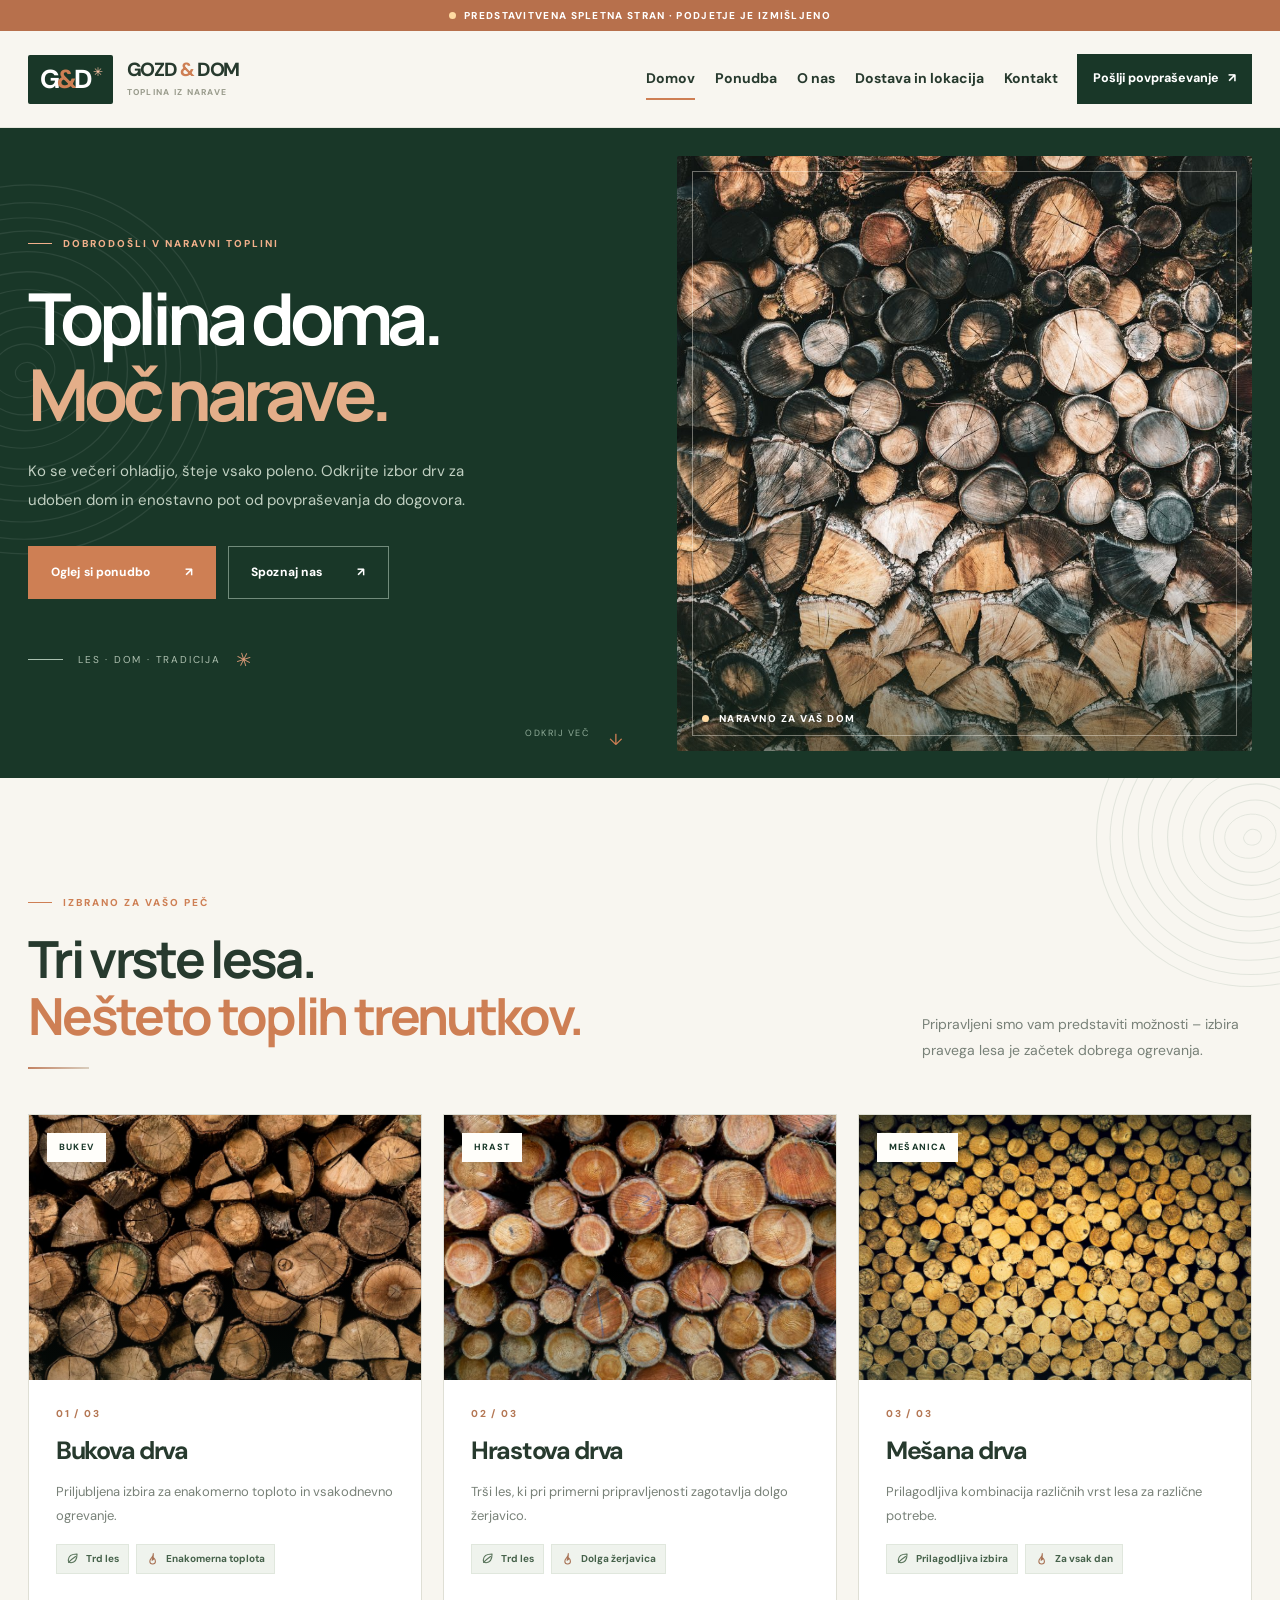
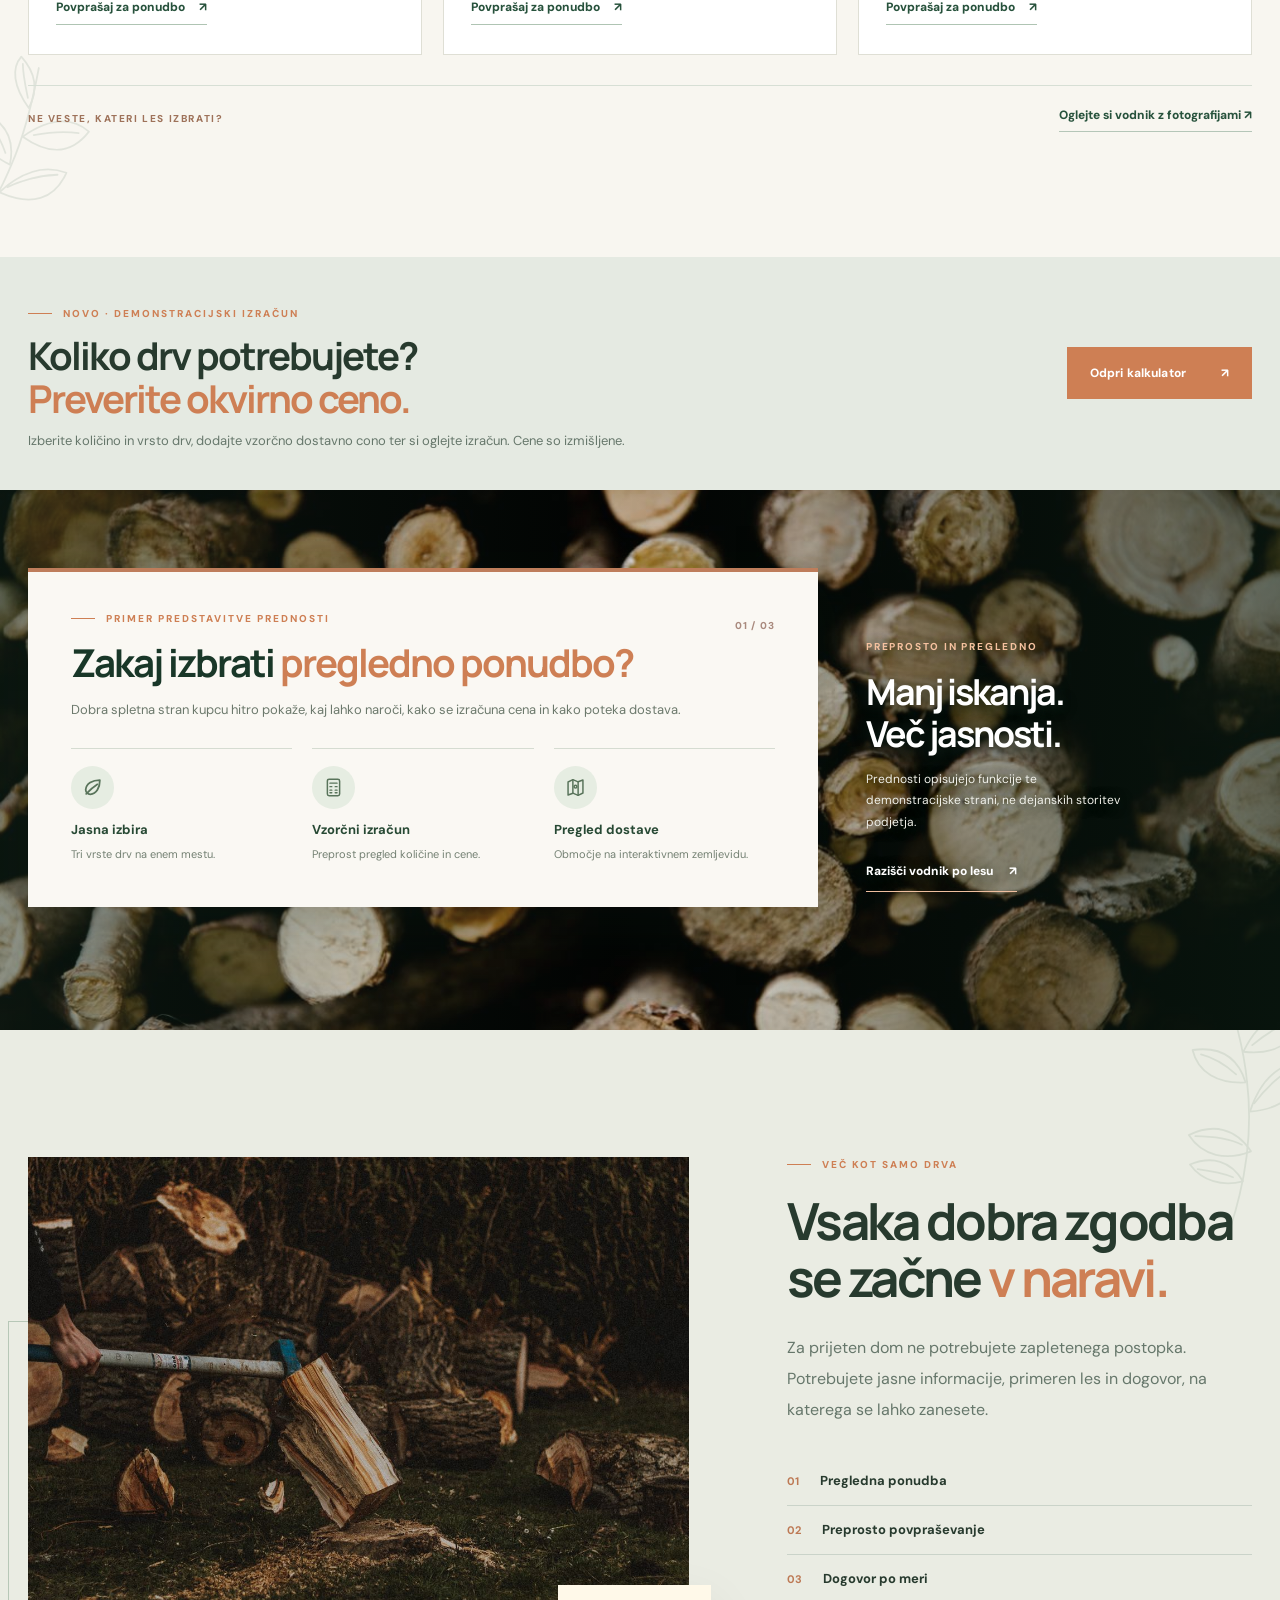
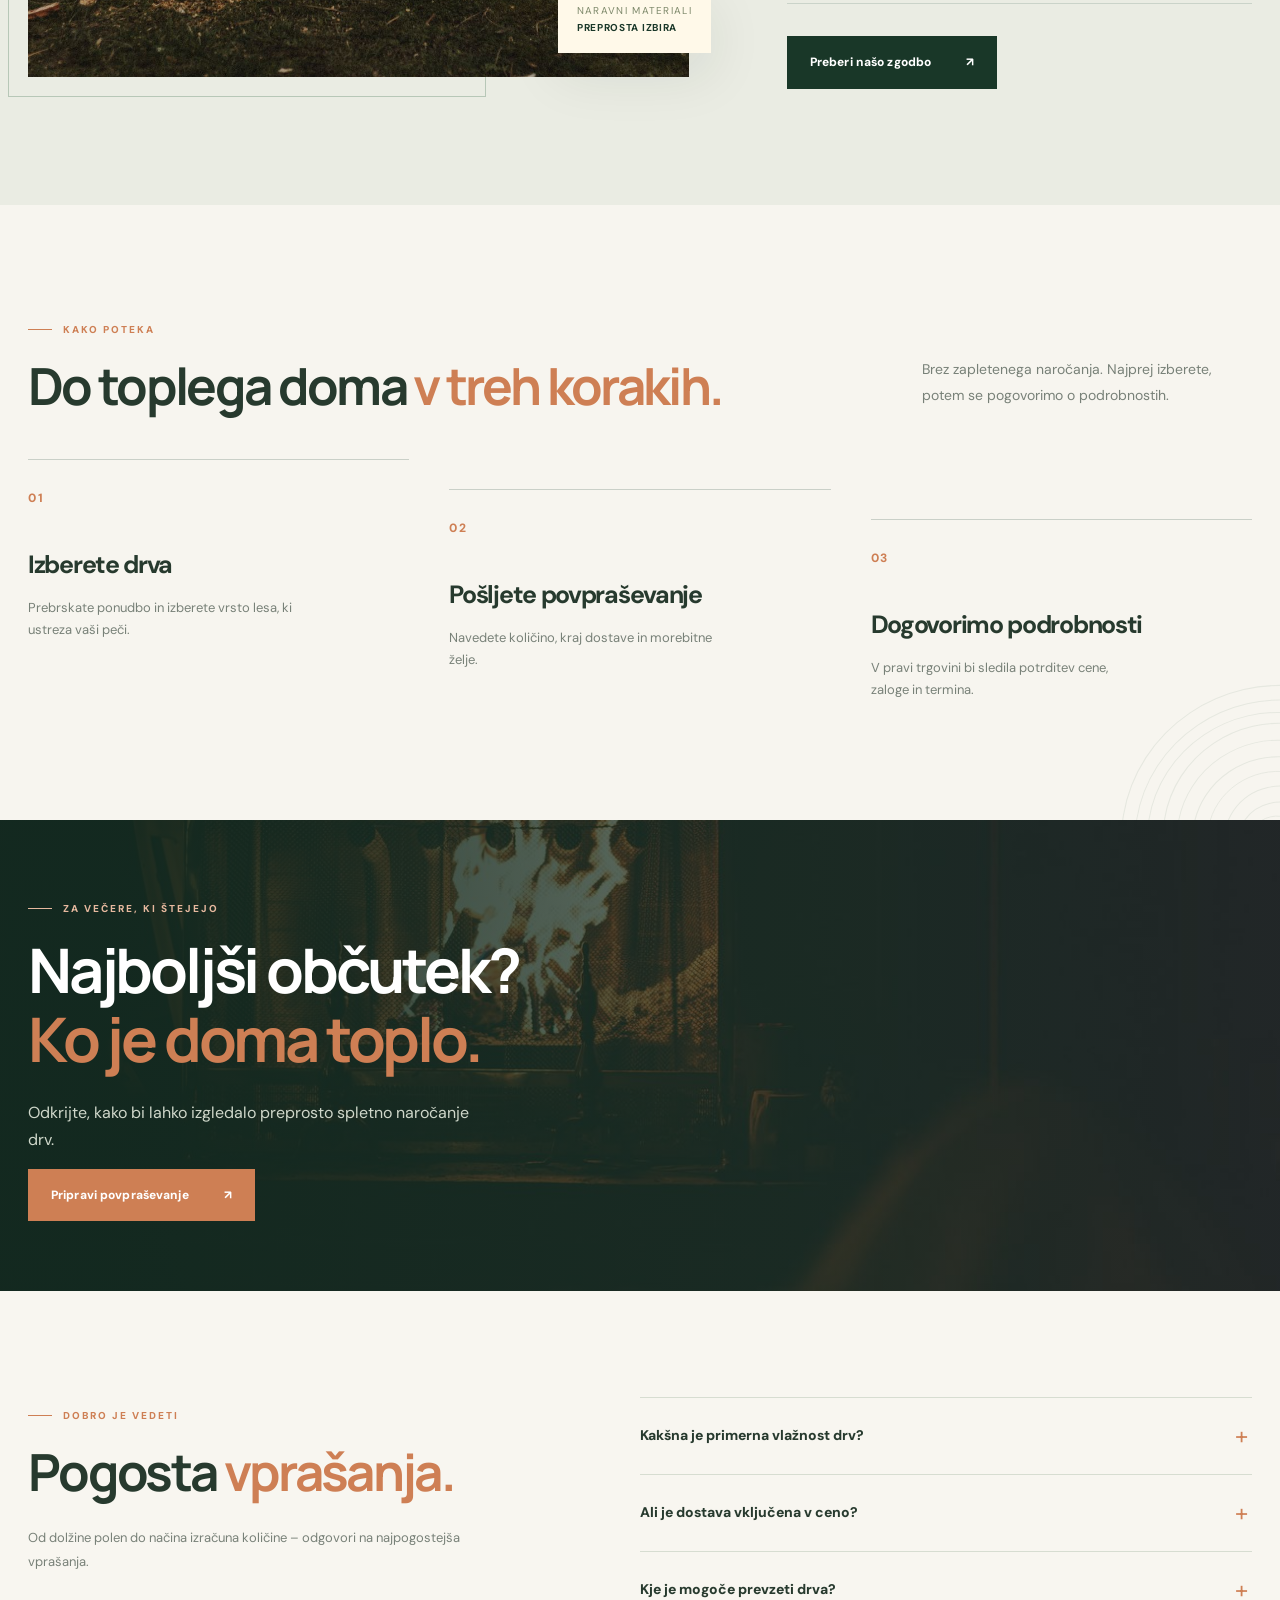
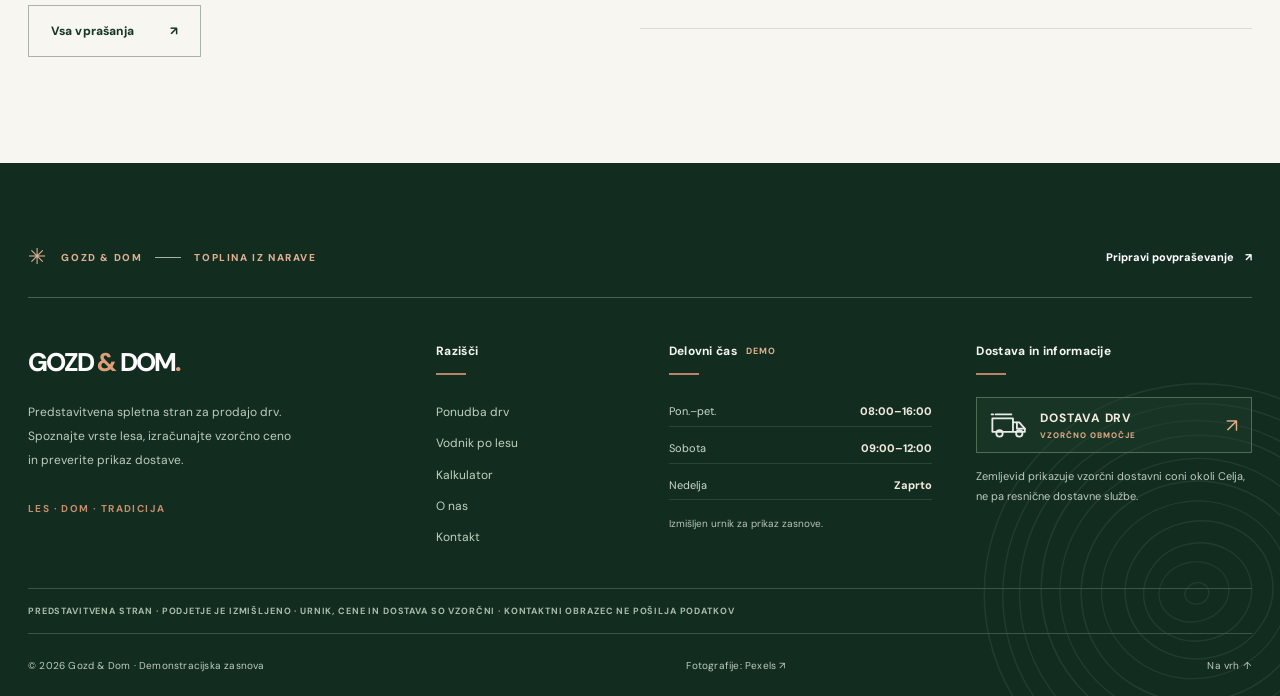
<file: index.html>
<!doctype html><html lang="sl"><head><meta charset="utf-8"><meta name="viewport" content="width=device-width,initial-scale=1"><meta name="robots" content="noindex,nofollow"><meta name="description" content="Demonstracijska spletna stran Gozd & Dom z resničnimi fotografijami drv."><meta name="theme-color" content="#173d2b"><title>Domov | Gozd & Dom – DEMO</title><link rel="preconnect" href="https://images.pexels.com"><link rel="preconnect" href="https://fonts.googleapis.com"><link rel="preconnect" href="https://fonts.gstatic.com" crossorigin><link href="https://fonts.googleapis.com/css2?family=DM+Sans:wght@400;500;600;700;800&family=Manrope:wght@400;500;600;700;800&display=swap" rel="stylesheet"><link rel="stylesheet" href="styles.css"><script src="script.js" defer></script></head><body><a class="skip" href="#main">Preskoči na vsebino</a><div class="demo-ribbon"><span class="demo-dot"></span> PREDSTAVITVENA SPLETNA STRAN · PODJETJE JE IZMIŠLJENO</div><header class="site-header" id="top"><div class="container nav-wrap"><a class="brand" href="index.html" aria-label="Gozd in Dom, domov"><span class="brand-mark">G<span class="brand-amp">&</span>D<span class="brand-star">✳</span></span><span class="brand-name">GOZD <span>&</span> DOM<small>TOPLINA IZ NARAVE</small></span></a><nav class="nav" id="main-nav" aria-label="Glavna navigacija"><a href="index.html" aria-current="page">Domov</a><a href="ponudba.html" >Ponudba</a><a href="o-nas.html" >O nas</a><a href="dostava.html" >Dostava in lokacija</a><a href="kontakt.html" >Kontakt</a></nav><a class="header-cta" href="kontakt.html">Pošlji povpraševanje <span aria-hidden="true">↗</span></a><button class="menu-toggle" type="button" aria-controls="main-nav" aria-expanded="false" aria-label="Odpri meni"><span></span><span></span><span></span></button></div></header><main id="main"><section class="hero"><div class="container hero-layout"><div class="hero-copy reveal"><span class="eyebrow"><span class="eyebrow-line"></span>DOBRODOŠLI V NARAVNI TOPLINI</span><h1>Toplina doma.<br><em>Moč narave.</em></h1><p>Ko se večeri ohladijo, šteje vsako poleno. Odkrijte izbor drv za udoben dom in enostavno pot od povpraševanja do dogovora.</p><div class="hero-actions"><a class="btn btn-primary" href="ponudba.html">Oglej si ponudbo <span aria-hidden="true">↗</span></a><a class="btn btn-outline" href="o-nas.html">Spoznaj nas <span aria-hidden="true">↗</span></a></div><div class="hero-detail"><span class="hero-detail-rule"></span><span>LES · DOM · TRADICIJA</span><span class="mini-star" aria-hidden="true">✳</span></div></div><div class="hero-visual reveal"><img class="hero-photo" src="images/hero-drva.jpg" alt="Fotografija pravih zloženih lesenih polen" loading="eager" fetchpriority="high" decoding="async"><div class="photo-label"><span class="dot"></span> NARAVNO ZA VAŠ DOM</div></div></div><div class="scroll-hint">ODKRIJ VEČ <span>↓</span></div></section>

<section class="section light-section"><div class="container"><div class="section-head reveal"><div><span class="eyebrow"><span class="eyebrow-line"></span>IZBRANO ZA VAŠO PEČ</span><h2>Tri vrste lesa.<br><em>Nešteto toplih trenutkov.</em></h2></div><p>Pripravljeni smo vam predstaviti možnosti – izbira pravega lesa je začetek dobrega ogrevanja.</p></div><div class="product-grid"><article class="product-card reveal"><div class="product-img"><img class="" src="images/bukova-drva.jpg" alt="Prava fotografija zloženih polen za kurjavo" loading="lazy"  decoding="async"><span class="image-tag">BUKEV</span></div><div class="product-body"><div class="product-number">01 / 03</div><h3>Bukova drva</h3><p>Priljubljena izbira za enakomerno toploto in vsakodnevno ogrevanje.</p><div class="chips" aria-label="Lastnosti drv"><span class="chip-wood">Trd les</span><span class="chip-heat">Enakomerna toplota</span></div><a class="text-link" href="kontakt.html?vrsta=Bukova%20drva">Povprašaj za ponudbo <span aria-hidden="true">↗</span></a></div></article><article class="product-card reveal"><div class="product-img"><img class="" src="images/hrastova-drva.jpg" alt="Fotografija naloženih drv s poudarkom na strukturi lesa" loading="lazy"  decoding="async"><span class="image-tag">HRAST</span></div><div class="product-body"><div class="product-number">02 / 03</div><h3>Hrastova drva</h3><p>Trši les, ki pri primerni pripravljenosti zagotavlja dolgo žerjavico.</p><div class="chips" aria-label="Lastnosti drv"><span class="chip-wood">Trd les</span><span class="chip-heat">Dolga žerjavica</span></div><a class="text-link" href="kontakt.html?vrsta=Hrastova%20drva">Povprašaj za ponudbo <span aria-hidden="true">↗</span></a></div></article><article class="product-card reveal"><div class="product-img"><img class="" src="images/mesana-drva.jpg" alt="Fotografija različnih zloženih drv" loading="lazy"  decoding="async"><span class="image-tag">MEŠANICA</span></div><div class="product-body"><div class="product-number">03 / 03</div><h3>Mešana drva</h3><p>Prilagodljiva kombinacija različnih vrst lesa za različne potrebe.</p><div class="chips" aria-label="Lastnosti drv"><span class="chip-wood">Prilagodljiva izbira</span><span class="chip-heat">Za vsak dan</span></div><a class="text-link" href="kontakt.html?vrsta=Me%C5%A1ana%20drva">Povprašaj za ponudbo <span aria-hidden="true">↗</span></a></div></article></div><div class="product-section-tail"><span>NE VESTE, KATERI LES IZBRATI?</span><a href="ponudba.html#vodnik">Oglejte si vodnik z fotografijami <span aria-hidden="true">↗</span></a></div></div></section>


<section class="calculator-teaser" aria-label="Hitri izračun cene drv">
  <div class="container calculator-teaser-inner reveal">
    <div><span class="eyebrow"><span class="eyebrow-line"></span>NOVO · DEMONSTRACIJSKI IZRAČUN</span><h2>Koliko drv potrebujete?<br><em>Preverite okvirno ceno.</em></h2><p>Izberite količino in vrsto drv, dodajte vzorčno dostavno cono ter si oglejte izračun. Cene so izmišljene.</p></div>
    <a class="btn btn-primary" href="ponudba.html#kalkulator">Odpri kalkulator <span aria-hidden="true">↗</span></a>
  </div>
</section>

<section class="why-section" aria-labelledby="why-title">
  <div class="why-background"><img src="images/zlozena-polena.jpg" alt="Fotografija zloženih polen kot ozadje razdelka" loading="lazy" decoding="async"></div>
  <div class="container why-layout">
    <div class="why-panel reveal">
      <div class="why-panel-kicker"><span class="eyebrow"><span class="eyebrow-line"></span>PRIMER PREDSTAVITVE PREDNOSTI</span><span class="why-counter">01 / 03</span></div>
      <h2 id="why-title">Zakaj izbrati <em>pregledno ponudbo?</em></h2>
      <p class="why-lead">Dobra spletna stran kupcu hitro pokaže, kaj lahko naroči, kako se izračuna cena in kako poteka dostava.</p>
      <div class="why-benefits">
        <a href="ponudba.html" class="why-benefit"><span class="why-icon why-icon-leaf" aria-hidden="true"></span><strong>Jasna izbira</strong><small>Tri vrste drv na enem mestu.</small></a>
        <a href="ponudba.html#kalkulator" class="why-benefit"><span class="why-icon why-icon-calc" aria-hidden="true"></span><strong>Vzorčni izračun</strong><small>Preprost pregled količine in cene.</small></a>
        <a href="dostava.html#obmocje" class="why-benefit"><span class="why-icon why-icon-map" aria-hidden="true"></span><strong>Pregled dostave</strong><small>Območje na interaktivnem zemljevidu.</small></a>
      </div>
    </div>
    <div class="why-aside reveal"><span>PREPROSTO IN PREGLEDNO</span><strong>Manj iskanja.<br>Več jasnosti.</strong><p>Prednosti opisujejo funkcije te demonstracijske strani, ne dejanskih storitev podjetja.</p><a href="ponudba.html#vodnik">Razišči vodnik po lesu <span aria-hidden="true">↗</span></a></div>
  </div>
</section>

<section class="section section-story"><div class="container split-grid"><div class="image-stack reveal"><img class="story-photo" src="images/priprava-drv.jpg" alt="Fotografija priprave drv s sekiro" loading="lazy"  decoding="async"><div class="floating-caption">NARAVNI MATERIALI<br><strong>PREPROSTA IZBIRA</strong></div></div><div class="story-copy reveal"><span class="eyebrow"><span class="eyebrow-line"></span>VEČ KOT SAMO DRVA</span><h2>Vsaka dobra zgodba se začne <em>v naravi.</em></h2><p>Za prijeten dom ne potrebujete zapletenega postopka. Potrebujete jasne informacije, primeren les in dogovor, na katerega se lahko zanesete.</p><div class="story-facts"><div><strong>01</strong><span>Pregledna ponudba</span></div><div><strong>02</strong><span>Preprosto povpraševanje</span></div><div><strong>03</strong><span>Dogovor po meri</span></div></div><a class="btn btn-dark" href="o-nas.html">Preberi našo zgodbo <span aria-hidden="true">↗</span></a></div></div></section>
<section class="section steps-section"><div class="container"><span class="eyebrow"><span class="eyebrow-line"></span>KAKO POTEKA</span><div class="section-head reveal"><h2>Do toplega doma <em>v treh korakih.</em></h2><p>Brez zapletenega naročanja. Najprej izberete, potem se pogovorimo o podrobnostih.</p></div><div class="steps-grid"><div class="step reveal"><span class="step-num">01</span><h3>Izberete drva</h3><p>Prebrskate ponudbo in izberete vrsto lesa, ki ustreza vaši peči.</p></div><div class="step reveal"><span class="step-num">02</span><h3>Pošljete povpraševanje</h3><p>Navedete količino, kraj dostave in morebitne želje.</p></div><div class="step reveal"><span class="step-num">03</span><h3>Dogovorimo podrobnosti</h3><p>V pravi trgovini bi sledila potrditev cene, zaloge in termina.</p></div></div></div></section>
<section class="warm-banner"><div class="warm-photo"><img class="" src="images/kamin.jpg" alt="Fotografija ognja in gorečih drv v kaminu" loading="lazy"  decoding="async"></div><div class="warm-overlay"></div><div class="container warm-content reveal"><span class="eyebrow"><span class="eyebrow-line"></span>ZA VEČERE, KI ŠTEJEJO</span><h2>Najboljši občutek?<br><em>Ko je doma toplo.</em></h2><p>Odkrijte, kako bi lahko izgledalo preprosto spletno naročanje drv.</p><a class="btn btn-primary" href="kontakt.html">Pripravi povpraševanje <span aria-hidden="true">↗</span></a></div></section>
<section class="section faq-section"><div class="container faq-layout"><div class="reveal"><span class="eyebrow"><span class="eyebrow-line"></span>DOBRO JE VEDETI</span><h2>Pogosta <em>vprašanja.</em></h2><p>Od dolžine polen do načina izračuna količine – odgovori na najpogostejša vprašanja.</p><a class="btn btn-outline" href="ponudba.html#faq">Vsa vprašanja <span aria-hidden="true">↗</span></a></div><div class="faq-list reveal"><details><summary>Kakšna je primerna vlažnost drv?</summary><p>Za učinkovito kurjenje je pomembno ustrezno suh les. Pri dejanskem nakupu preverite izmerjeno vlažnost in način skladiščenja.</p></details><details><summary>Ali je dostava vključena v ceno?</summary><p>V pravem naročilu je cena dostave odvisna od količine in kraja. Ta stran je demonstracija brez dejanskih cen.</p></details><details><summary>Kje je mogoče prevzeti drva?</summary><p>Lokacija prevzema ni določena, ker je Gozd & Dom izmišljeno podjetje. Zemljevid je samo vzorec prikaza območja.</p></details></div></div></section></main><footer class="site-footer">
  <div class="container">
    <div class="footer-intro">
      <span class="footer-intro-symbol" aria-hidden="true">✳</span>
      <span>GOZD & DOM <i aria-hidden="true"></i> TOPLINA IZ NARAVE</span>
      <a href="kontakt.html">Pripravi povpraševanje <span aria-hidden="true">↗</span></a>
    </div>
    <div class="footer-grid footer-grid-modern">
      <div class="footer-about">
        <a href="index.html" class="footer-brand">GOZD <span>&</span> DOM<span class="footer-period">.</span></a>
        <p>Predstavitvena spletna stran za prodajo drv. Spoznajte vrste lesa, izračunajte vzorčno ceno in preverite prikaz dostave.</p>
        <span class="footer-brand-note">LES · DOM · TRADICIJA</span>
      </div>
      <div class="footer-links">
        <h3>Razišči</h3>
        <a href="ponudba.html">Ponudba drv</a>
        <a href="ponudba.html#vodnik">Vodnik po lesu</a>
        <a href="ponudba.html#kalkulator">Kalkulator</a>
        <a href="o-nas.html">O nas</a>
        <a href="kontakt.html">Kontakt</a>
      </div>
      <div class="footer-hours">
        <h3>Delovni čas <span class="footer-demo-flag">DEMO</span></h3>
        <dl class="hours-list">
          <div><dt>Pon.–pet.</dt><dd>08:00–16:00</dd></div>
          <div><dt>Sobota</dt><dd>09:00–12:00</dd></div>
          <div><dt>Nedelja</dt><dd>Zaprto</dd></div>
        </dl>
        <p class="footer-hours-note">Izmišljen urnik za prikaz zasnove.</p>
      </div>
      <div class="footer-service">
        <h3>Dostava in informacije</h3>
        <a class="footer-delivery-mark" href="dostava.html#obmocje" aria-label="Poglej, kje bi bila dostava mogoča – vzorčno območje"><span class="footer-delivery-icon" aria-hidden="true"></span><span>DOSTAVA DRV<small>VZORČNO OBMOČJE</small></span></a>
        <p>Zemljevid prikazuje vzorčni dostavni coni okoli Celja, ne pa resnične dostavne službe.</p>
        
      </div>
    </div>
    <div class="footer-disclaimer">PREDSTAVITVENA STRAN · PODJETJE JE IZMIŠLJENO · URNIK, CENE IN DOSTAVA SO VZORČNI · KONTAKTNI OBRAZEC NE POŠILJA PODATKOV</div>
    <div class="footer-bottom"><span>© 2026 Gozd & Dom · Demonstracijska zasnova</span><span>Fotografije: <a href="https://www.pexels.com/" target="_blank" rel="noopener noreferrer">Pexels ↗</a></span><a href="#top">Na vrh ↑</a></div>
  </div>
</footer></body></html>
</file>
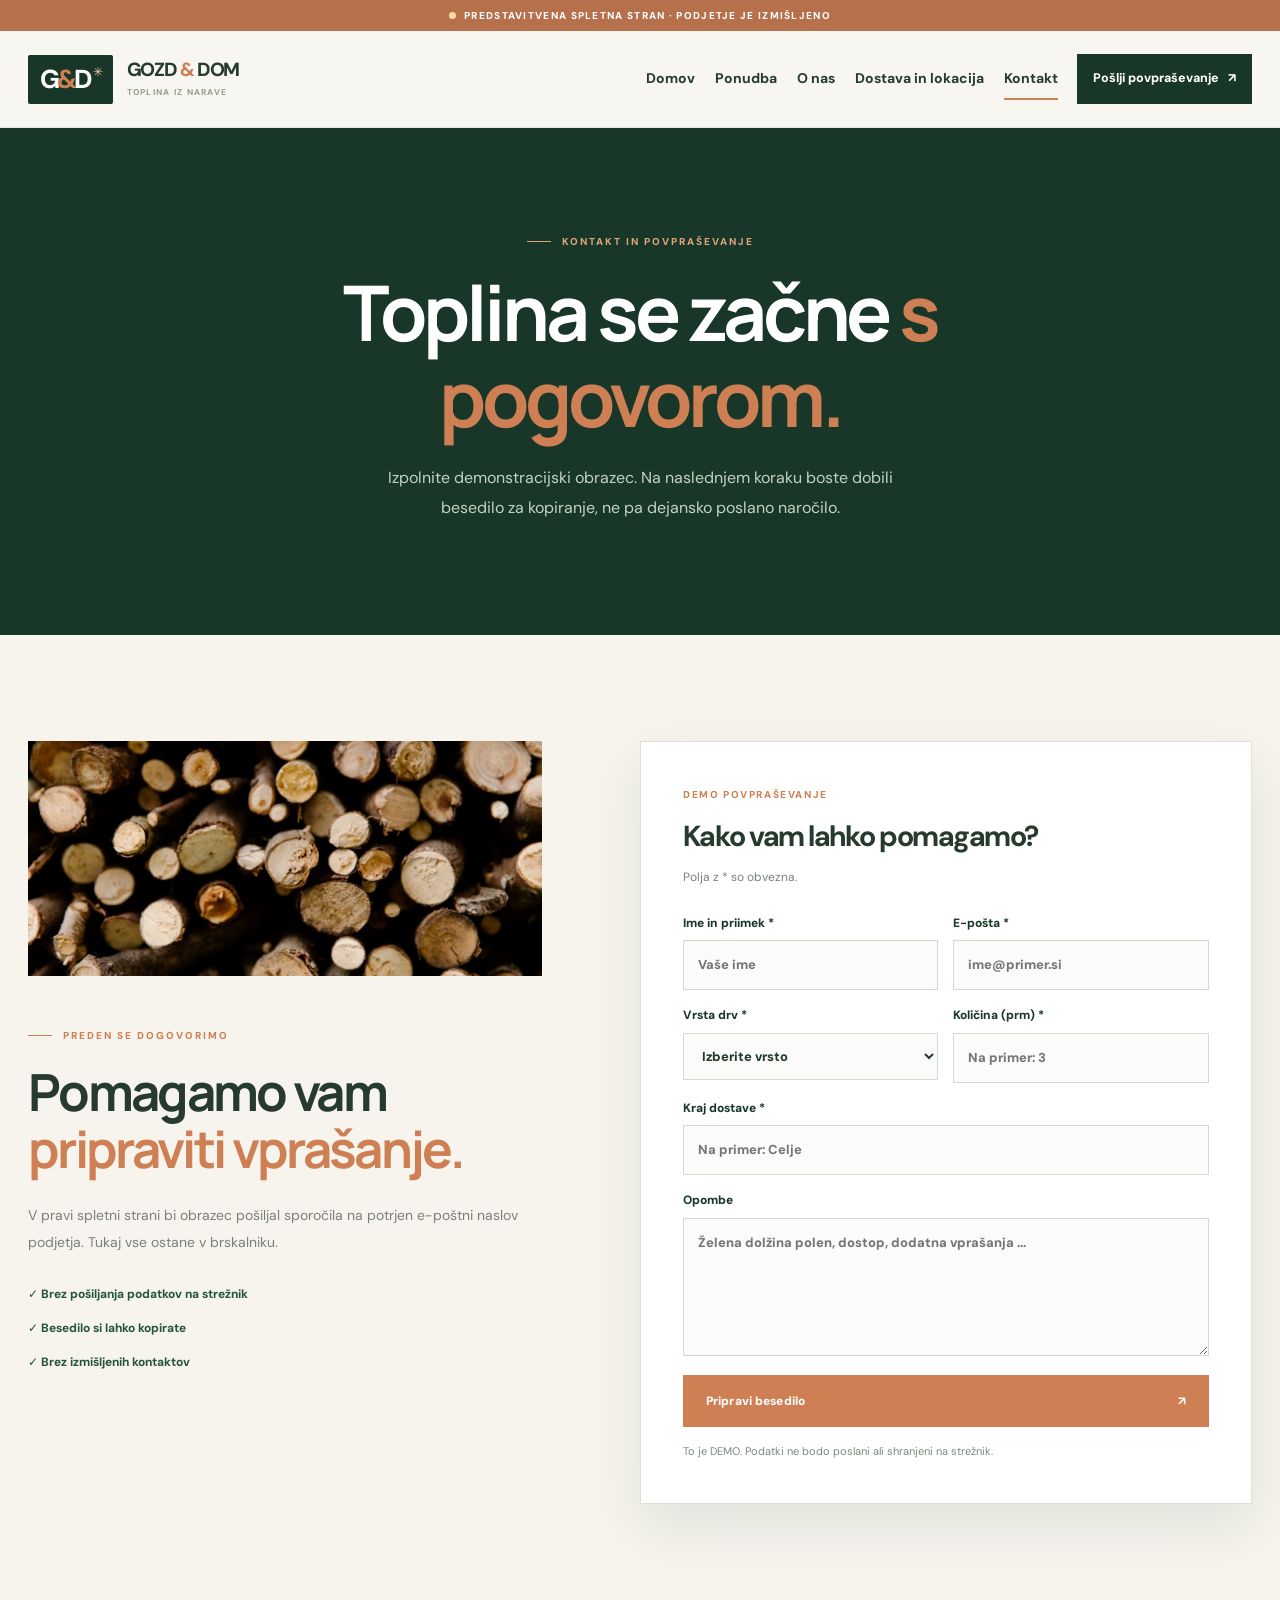
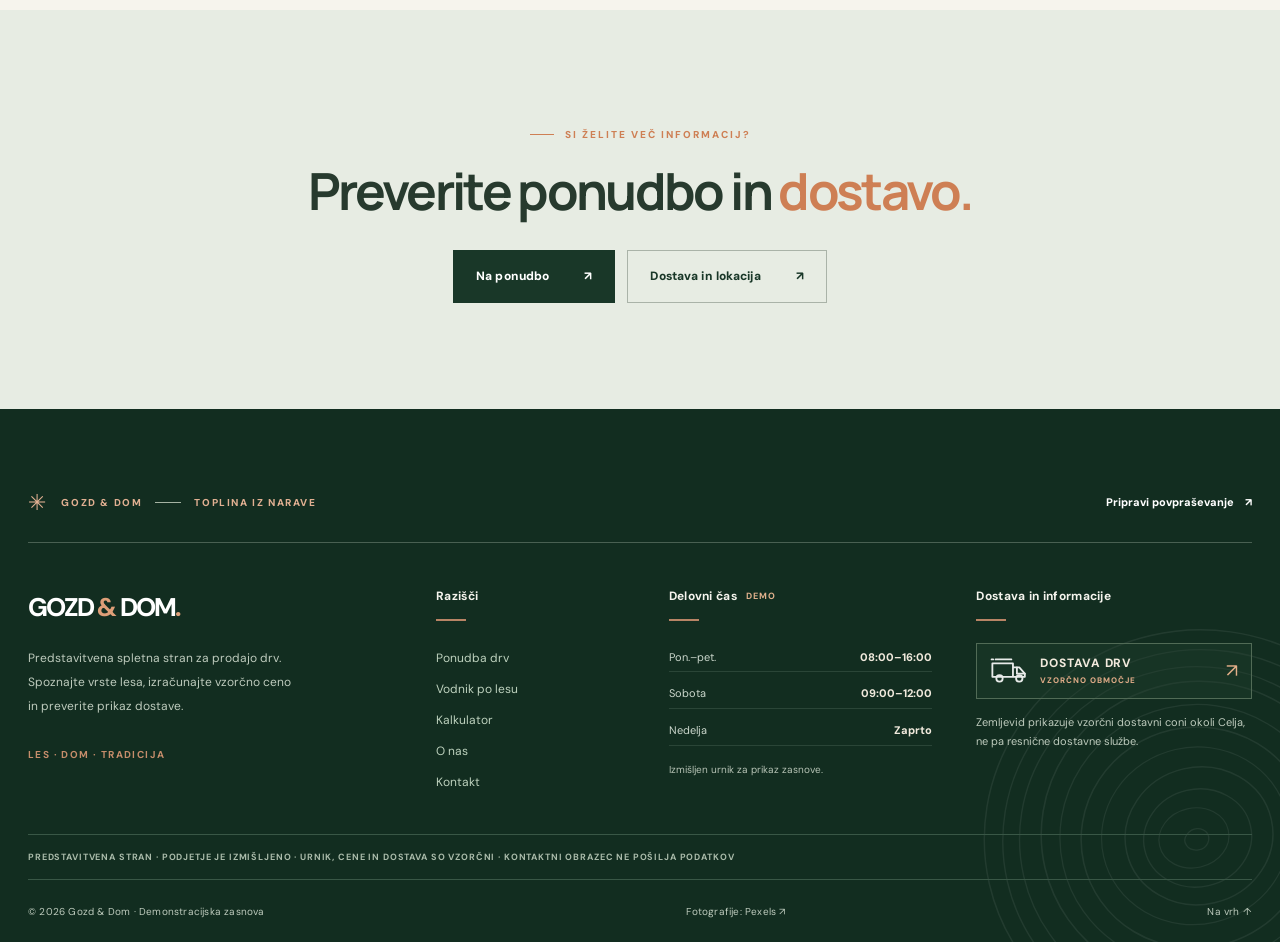
<file: kontakt.html>
<!doctype html><html lang="sl"><head><meta charset="utf-8"><meta name="viewport" content="width=device-width,initial-scale=1"><meta name="robots" content="noindex,nofollow"><meta name="description" content="Demonstracijski obrazec za pripravo povpraševanja o drveh."><meta name="theme-color" content="#173d2b"><title>Kontakt | Gozd & Dom – DEMO</title><link rel="preconnect" href="https://images.pexels.com"><link rel="preconnect" href="https://fonts.googleapis.com"><link rel="preconnect" href="https://fonts.gstatic.com" crossorigin><link href="https://fonts.googleapis.com/css2?family=DM+Sans:wght@400;500;600;700;800&family=Manrope:wght@400;500;600;700;800&display=swap" rel="stylesheet"><link rel="stylesheet" href="styles.css"><script src="script.js" defer></script></head><body><a class="skip" href="#main">Preskoči na vsebino</a><div class="demo-ribbon"><span class="demo-dot"></span> PREDSTAVITVENA SPLETNA STRAN · PODJETJE JE IZMIŠLJENO</div><header class="site-header" id="top"><div class="container nav-wrap"><a class="brand" href="index.html" aria-label="Gozd in Dom, domov"><span class="brand-mark">G<span class="brand-amp">&</span>D<span class="brand-star">✳</span></span><span class="brand-name">GOZD <span>&</span> DOM<small>TOPLINA IZ NARAVE</small></span></a><nav class="nav" id="main-nav" aria-label="Glavna navigacija"><a href="index.html" >Domov</a><a href="ponudba.html" >Ponudba</a><a href="o-nas.html" >O nas</a><a href="dostava.html" >Dostava in lokacija</a><a href="kontakt.html" aria-current="page">Kontakt</a></nav><a class="header-cta" href="kontakt.html">Pošlji povpraševanje <span aria-hidden="true">↗</span></a><button class="menu-toggle" type="button" aria-controls="main-nav" aria-expanded="false" aria-label="Odpri meni"><span></span><span></span><span></span></button></div></header><main id="main"><section class="subhero offer-head"><div class="container narrow reveal"><span class="eyebrow"><span class="eyebrow-line"></span>KONTAKT IN POVPRAŠEVANJE</span><h1>Toplina se začne <em>s pogovorom.</em></h1><p>Izpolnite demonstracijski obrazec. Na naslednjem koraku boste dobili besedilo za kopiranje, ne pa dejansko poslano naročilo.</p></div></section>
<section class="section contact-section"><div class="container contact-grid"><div class="contact-intro reveal"><div class="contact-photo"><img class="" src="images/zlozena-polena.jpg" alt="Fotografija pravih drv, zloženih za ogrevanje" loading="lazy"  decoding="async"></div><span class="eyebrow"><span class="eyebrow-line"></span>PREDEN SE DOGOVORIMO</span><h2>Pomagamo vam <em>pripraviti vprašanje.</em></h2><p>V pravi spletni strani bi obrazec pošiljal sporočila na potrjen e-poštni naslov podjetja. Tukaj vse ostane v brskalniku.</p><div class="contact-info"><span>✓ Brez pošiljanja podatkov na strežnik</span><span>✓ Besedilo si lahko kopirate</span><span>✓ Brez izmišljenih kontaktov</span></div></div><div class="contact-form-wrap reveal"><div class="form-heading"><span class="label">DEMO POVPRAŠEVANJE</span><h3>Kako vam lahko pomagamo?</h3><p>Polja z * so obvezna.</p></div><form id="quote-form" class="quote-form"><div class="form-row"><label>Ime in priimek *<input name="name" required minlength="2" autocomplete="name" placeholder="Vaše ime"></label><label>E-pošta *<input name="email" type="email" required autocomplete="email" placeholder="ime@primer.si"></label></div><div class="form-row"><label>Vrsta drv *<select name="wood" id="wood-type" required><option value="">Izberite vrsto</option><option>Bukova drva</option><option>Hrastova drva</option><option>Mešana drva</option></select></label><label>Količina (prm) *<input name="amount" id="contact-quantity" type="number" step="0.5" min="0.5" max="40" required placeholder="Na primer: 3" inputmode="decimal"></label></div><label>Kraj dostave *<input name="place" required placeholder="Na primer: Celje"></label><label>Opombe<textarea name="message" rows="5" placeholder="Želena dolžina polen, dostop, dodatna vprašanja ..."></textarea></label><button class="btn btn-primary submit-btn" type="submit">Pripravi besedilo <span aria-hidden="true">↗</span></button><div class="form-disclaimer">To je DEMO. Podatki ne bodo poslani ali shranjeni na strežnik.</div><div id="form-result" class="form-result" role="status" aria-live="polite" hidden><h4>Pripravljeno besedilo</h4><pre id="result-text"></pre><button class="btn btn-outline" id="copy-result" type="button">Kopiraj besedilo <span aria-hidden="true">⧉</span></button><span id="copy-feedback"></span></div></form></div></div></section>
<section class="section contact-bottom"><div class="container text-center reveal"><span class="eyebrow"><span class="eyebrow-line"></span>SI ŽELITE VEČ INFORMACIJ?</span><h2>Preverite ponudbo in <em>dostavo.</em></h2><div class="hero-actions center-actions"><a class="btn btn-dark" href="ponudba.html">Na ponudbo <span aria-hidden="true">↗</span></a><a class="btn btn-outline" href="dostava.html">Dostava in lokacija <span aria-hidden="true">↗</span></a></div></div></section></main><footer class="site-footer">
  <div class="container">
    <div class="footer-intro">
      <span class="footer-intro-symbol" aria-hidden="true">✳</span>
      <span>GOZD & DOM <i aria-hidden="true"></i> TOPLINA IZ NARAVE</span>
      <a href="kontakt.html">Pripravi povpraševanje <span aria-hidden="true">↗</span></a>
    </div>
    <div class="footer-grid footer-grid-modern">
      <div class="footer-about">
        <a href="index.html" class="footer-brand">GOZD <span>&</span> DOM<span class="footer-period">.</span></a>
        <p>Predstavitvena spletna stran za prodajo drv. Spoznajte vrste lesa, izračunajte vzorčno ceno in preverite prikaz dostave.</p>
        <span class="footer-brand-note">LES · DOM · TRADICIJA</span>
      </div>
      <div class="footer-links">
        <h3>Razišči</h3>
        <a href="ponudba.html">Ponudba drv</a>
        <a href="ponudba.html#vodnik">Vodnik po lesu</a>
        <a href="ponudba.html#kalkulator">Kalkulator</a>
        <a href="o-nas.html">O nas</a>
        <a href="kontakt.html">Kontakt</a>
      </div>
      <div class="footer-hours">
        <h3>Delovni čas <span class="footer-demo-flag">DEMO</span></h3>
        <dl class="hours-list">
          <div><dt>Pon.–pet.</dt><dd>08:00–16:00</dd></div>
          <div><dt>Sobota</dt><dd>09:00–12:00</dd></div>
          <div><dt>Nedelja</dt><dd>Zaprto</dd></div>
        </dl>
        <p class="footer-hours-note">Izmišljen urnik za prikaz zasnove.</p>
      </div>
      <div class="footer-service">
        <h3>Dostava in informacije</h3>
        <a class="footer-delivery-mark" href="dostava.html#obmocje" aria-label="Poglej, kje bi bila dostava mogoča – vzorčno območje"><span class="footer-delivery-icon" aria-hidden="true"></span><span>DOSTAVA DRV<small>VZORČNO OBMOČJE</small></span></a>
        <p>Zemljevid prikazuje vzorčni dostavni coni okoli Celja, ne pa resnične dostavne službe.</p>
        
      </div>
    </div>
    <div class="footer-disclaimer">PREDSTAVITVENA STRAN · PODJETJE JE IZMIŠLJENO · URNIK, CENE IN DOSTAVA SO VZORČNI · KONTAKTNI OBRAZEC NE POŠILJA PODATKOV</div>
    <div class="footer-bottom"><span>© 2026 Gozd & Dom · Demonstracijska zasnova</span><span>Fotografije: <a href="https://www.pexels.com/" target="_blank" rel="noopener noreferrer">Pexels ↗</a></span><a href="#top">Na vrh ↑</a></div>
  </div>
</footer></body></html>
</file>
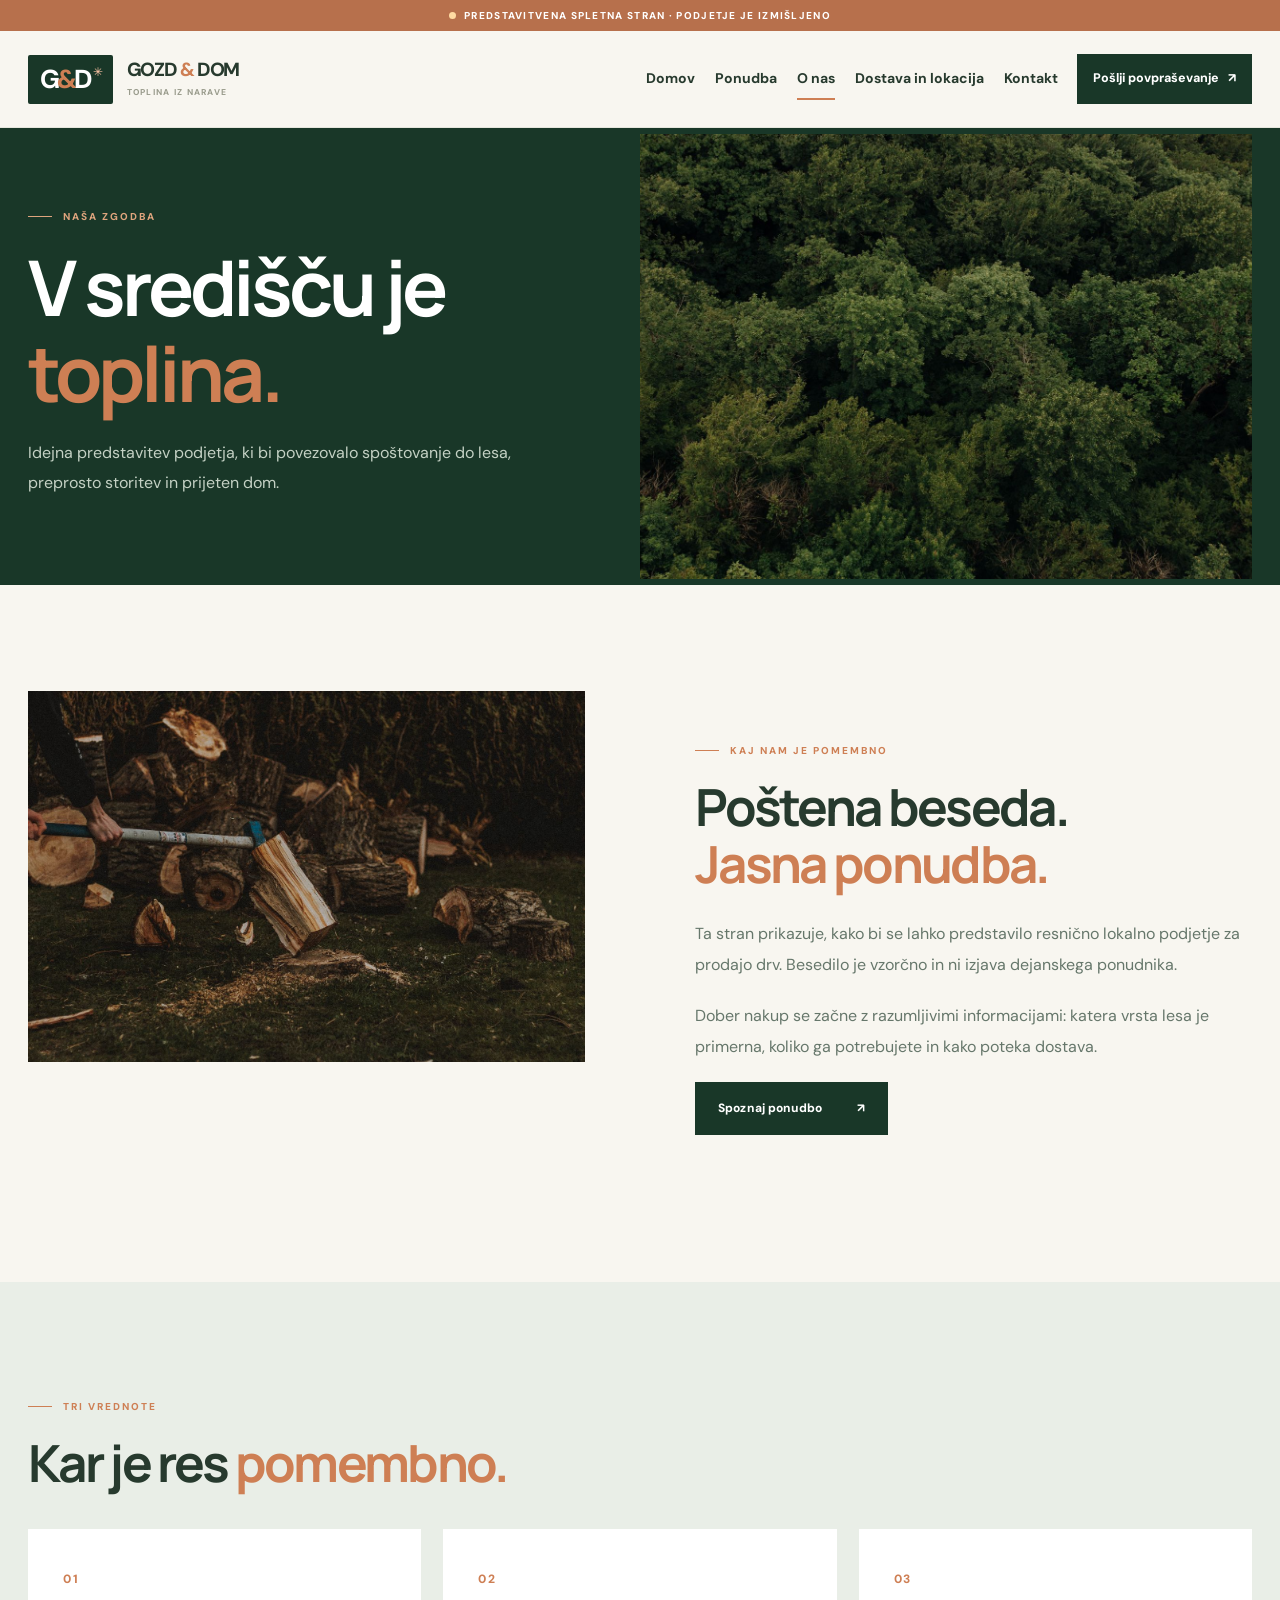
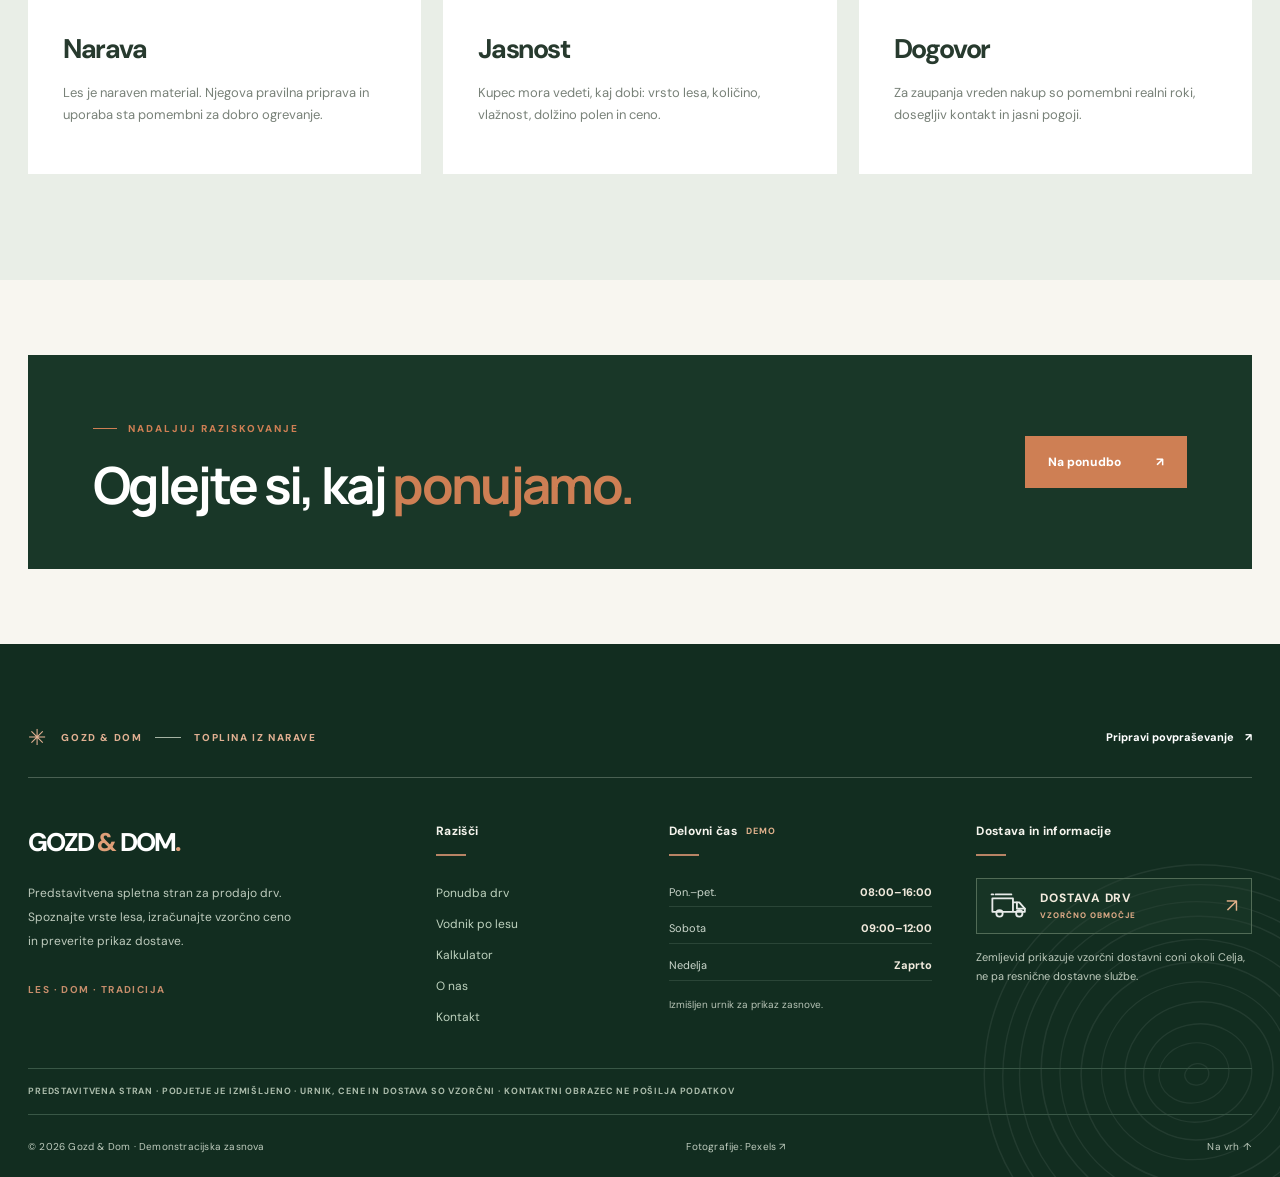
<file: o-nas.html>
<!doctype html><html lang="sl"><head><meta charset="utf-8"><meta name="viewport" content="width=device-width,initial-scale=1"><meta name="robots" content="noindex,nofollow"><meta name="description" content="Idejna predstavitev podjetja za prodajo drv Gozd & Dom."><meta name="theme-color" content="#173d2b"><title>O nas | Gozd & Dom – DEMO</title><link rel="preconnect" href="https://images.pexels.com"><link rel="preconnect" href="https://fonts.googleapis.com"><link rel="preconnect" href="https://fonts.gstatic.com" crossorigin><link href="https://fonts.googleapis.com/css2?family=DM+Sans:wght@400;500;600;700;800&family=Manrope:wght@400;500;600;700;800&display=swap" rel="stylesheet"><link rel="stylesheet" href="styles.css"><script src="script.js" defer></script></head><body><a class="skip" href="#main">Preskoči na vsebino</a><div class="demo-ribbon"><span class="demo-dot"></span> PREDSTAVITVENA SPLETNA STRAN · PODJETJE JE IZMIŠLJENO</div><header class="site-header" id="top"><div class="container nav-wrap"><a class="brand" href="index.html" aria-label="Gozd in Dom, domov"><span class="brand-mark">G<span class="brand-amp">&</span>D<span class="brand-star">✳</span></span><span class="brand-name">GOZD <span>&</span> DOM<small>TOPLINA IZ NARAVE</small></span></a><nav class="nav" id="main-nav" aria-label="Glavna navigacija"><a href="index.html" >Domov</a><a href="ponudba.html" >Ponudba</a><a href="o-nas.html" aria-current="page">O nas</a><a href="dostava.html" >Dostava in lokacija</a><a href="kontakt.html" >Kontakt</a></nav><a class="header-cta" href="kontakt.html">Pošlji povpraševanje <span aria-hidden="true">↗</span></a><button class="menu-toggle" type="button" aria-controls="main-nav" aria-expanded="false" aria-label="Odpri meni"><span></span><span></span><span></span></button></div></header><main id="main"><section class="subhero subhero-split"><div class="container subhero-grid"><div class="reveal"><span class="eyebrow"><span class="eyebrow-line"></span>NAŠA ZGODBA</span><h1>V središču je <em>toplina.</em></h1><p>Idejna predstavitev podjetja, ki bi povezovalo spoštovanje do lesa, preprosto storitev in prijeten dom.</p></div><div class="subhero-image reveal"><img class="" src="images/gozd.jpg" alt="Fotografija zelenega gozda iz zraka" loading="eager" fetchpriority="high" decoding="async"></div></div></section>
<section class="section"><div class="container split-grid"><div class="image-stack reveal"><img class="" src="images/priprava-drv.jpg" alt="Fotografija človeka med pripravljanjem drv" loading="lazy"  decoding="async"></div><div class="story-copy reveal"><span class="eyebrow"><span class="eyebrow-line"></span>KAJ NAM JE POMEMBNO</span><h2>Poštena beseda.<br><em>Jasna ponudba.</em></h2><p>Ta stran prikazuje, kako bi se lahko predstavilo resnično lokalno podjetje za prodajo drv. Besedilo je vzorčno in ni izjava dejanskega ponudnika.</p><p>Dober nakup se začne z razumljivimi informacijami: katera vrsta lesa je primerna, koliko ga potrebujete in kako poteka dostava.</p><a class="btn btn-dark" href="ponudba.html">Spoznaj ponudbo <span aria-hidden="true">↗</span></a></div></div></section>
<section class="section values-section"><div class="container"><span class="eyebrow"><span class="eyebrow-line"></span>TRI VREDNOTE</span><h2 class="reveal">Kar je res <em>pomembno.</em></h2><div class="values-grid"><article class="value reveal"><span>01</span><h3>Narava</h3><p>Les je naraven material. Njegova pravilna priprava in uporaba sta pomembni za dobro ogrevanje.</p></article><article class="value reveal"><span>02</span><h3>Jasnost</h3><p>Kupec mora vedeti, kaj dobi: vrsto lesa, količino, vlažnost, dolžino polen in ceno.</p></article><article class="value reveal"><span>03</span><h3>Dogovor</h3><p>Za zaupanja vreden nakup so pomembni realni roki, dosegljiv kontakt in jasni pogoji.</p></article></div></div></section>
<section class="section cta-panel-section"><div class="container cta-panel reveal"><div><span class="eyebrow"><span class="eyebrow-line"></span>NADALJUJ RAZISKOVANJE</span><h2>Oglejte si, kaj <em>ponujamo.</em></h2></div><a class="btn btn-primary" href="ponudba.html">Na ponudbo <span aria-hidden="true">↗</span></a></div></section></main><footer class="site-footer">
  <div class="container">
    <div class="footer-intro">
      <span class="footer-intro-symbol" aria-hidden="true">✳</span>
      <span>GOZD & DOM <i aria-hidden="true"></i> TOPLINA IZ NARAVE</span>
      <a href="kontakt.html">Pripravi povpraševanje <span aria-hidden="true">↗</span></a>
    </div>
    <div class="footer-grid footer-grid-modern">
      <div class="footer-about">
        <a href="index.html" class="footer-brand">GOZD <span>&</span> DOM<span class="footer-period">.</span></a>
        <p>Predstavitvena spletna stran za prodajo drv. Spoznajte vrste lesa, izračunajte vzorčno ceno in preverite prikaz dostave.</p>
        <span class="footer-brand-note">LES · DOM · TRADICIJA</span>
      </div>
      <div class="footer-links">
        <h3>Razišči</h3>
        <a href="ponudba.html">Ponudba drv</a>
        <a href="ponudba.html#vodnik">Vodnik po lesu</a>
        <a href="ponudba.html#kalkulator">Kalkulator</a>
        <a href="o-nas.html">O nas</a>
        <a href="kontakt.html">Kontakt</a>
      </div>
      <div class="footer-hours">
        <h3>Delovni čas <span class="footer-demo-flag">DEMO</span></h3>
        <dl class="hours-list">
          <div><dt>Pon.–pet.</dt><dd>08:00–16:00</dd></div>
          <div><dt>Sobota</dt><dd>09:00–12:00</dd></div>
          <div><dt>Nedelja</dt><dd>Zaprto</dd></div>
        </dl>
        <p class="footer-hours-note">Izmišljen urnik za prikaz zasnove.</p>
      </div>
      <div class="footer-service">
        <h3>Dostava in informacije</h3>
        <a class="footer-delivery-mark" href="dostava.html#obmocje" aria-label="Poglej, kje bi bila dostava mogoča – vzorčno območje"><span class="footer-delivery-icon" aria-hidden="true"></span><span>DOSTAVA DRV<small>VZORČNO OBMOČJE</small></span></a>
        <p>Zemljevid prikazuje vzorčni dostavni coni okoli Celja, ne pa resnične dostavne službe.</p>
        
      </div>
    </div>
    <div class="footer-disclaimer">PREDSTAVITVENA STRAN · PODJETJE JE IZMIŠLJENO · URNIK, CENE IN DOSTAVA SO VZORČNI · KONTAKTNI OBRAZEC NE POŠILJA PODATKOV</div>
    <div class="footer-bottom"><span>© 2026 Gozd & Dom · Demonstracijska zasnova</span><span>Fotografije: <a href="https://www.pexels.com/" target="_blank" rel="noopener noreferrer">Pexels ↗</a></span><a href="#top">Na vrh ↑</a></div>
  </div>
</footer></body></html>
</file>
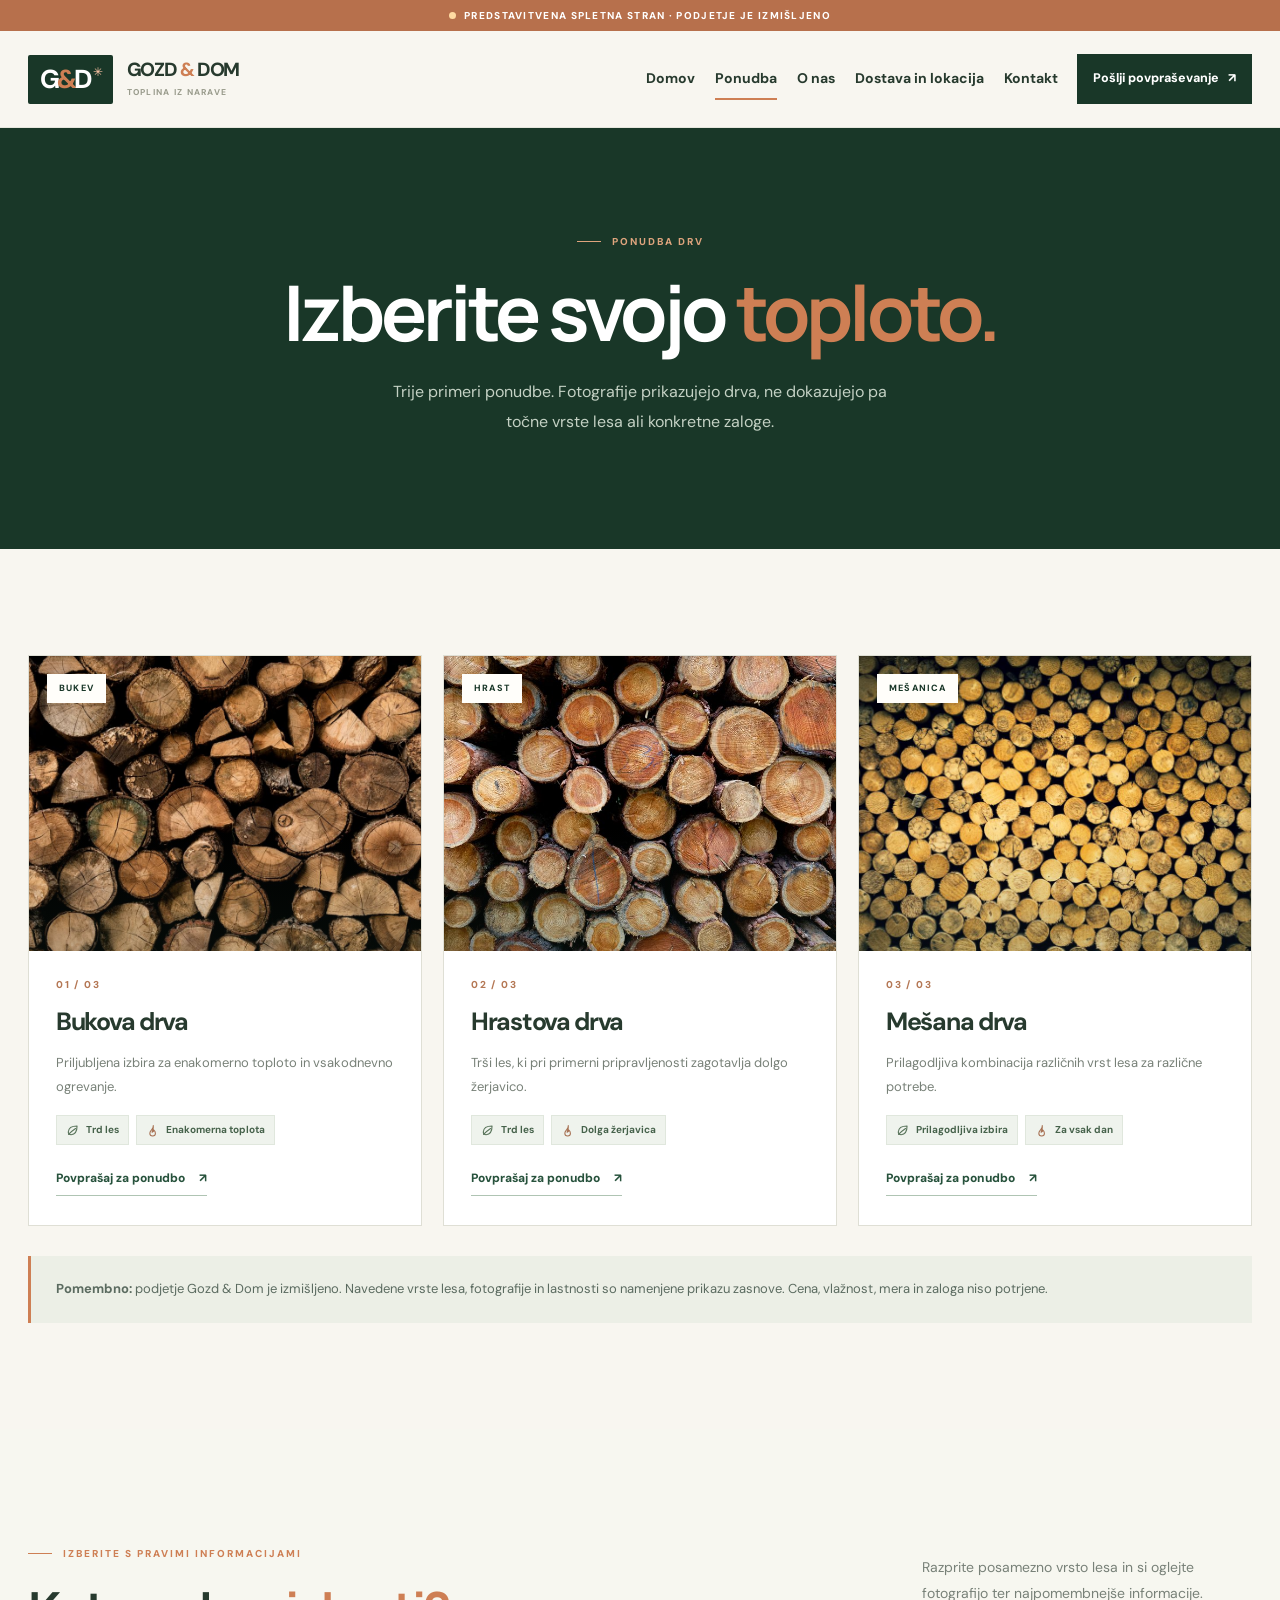
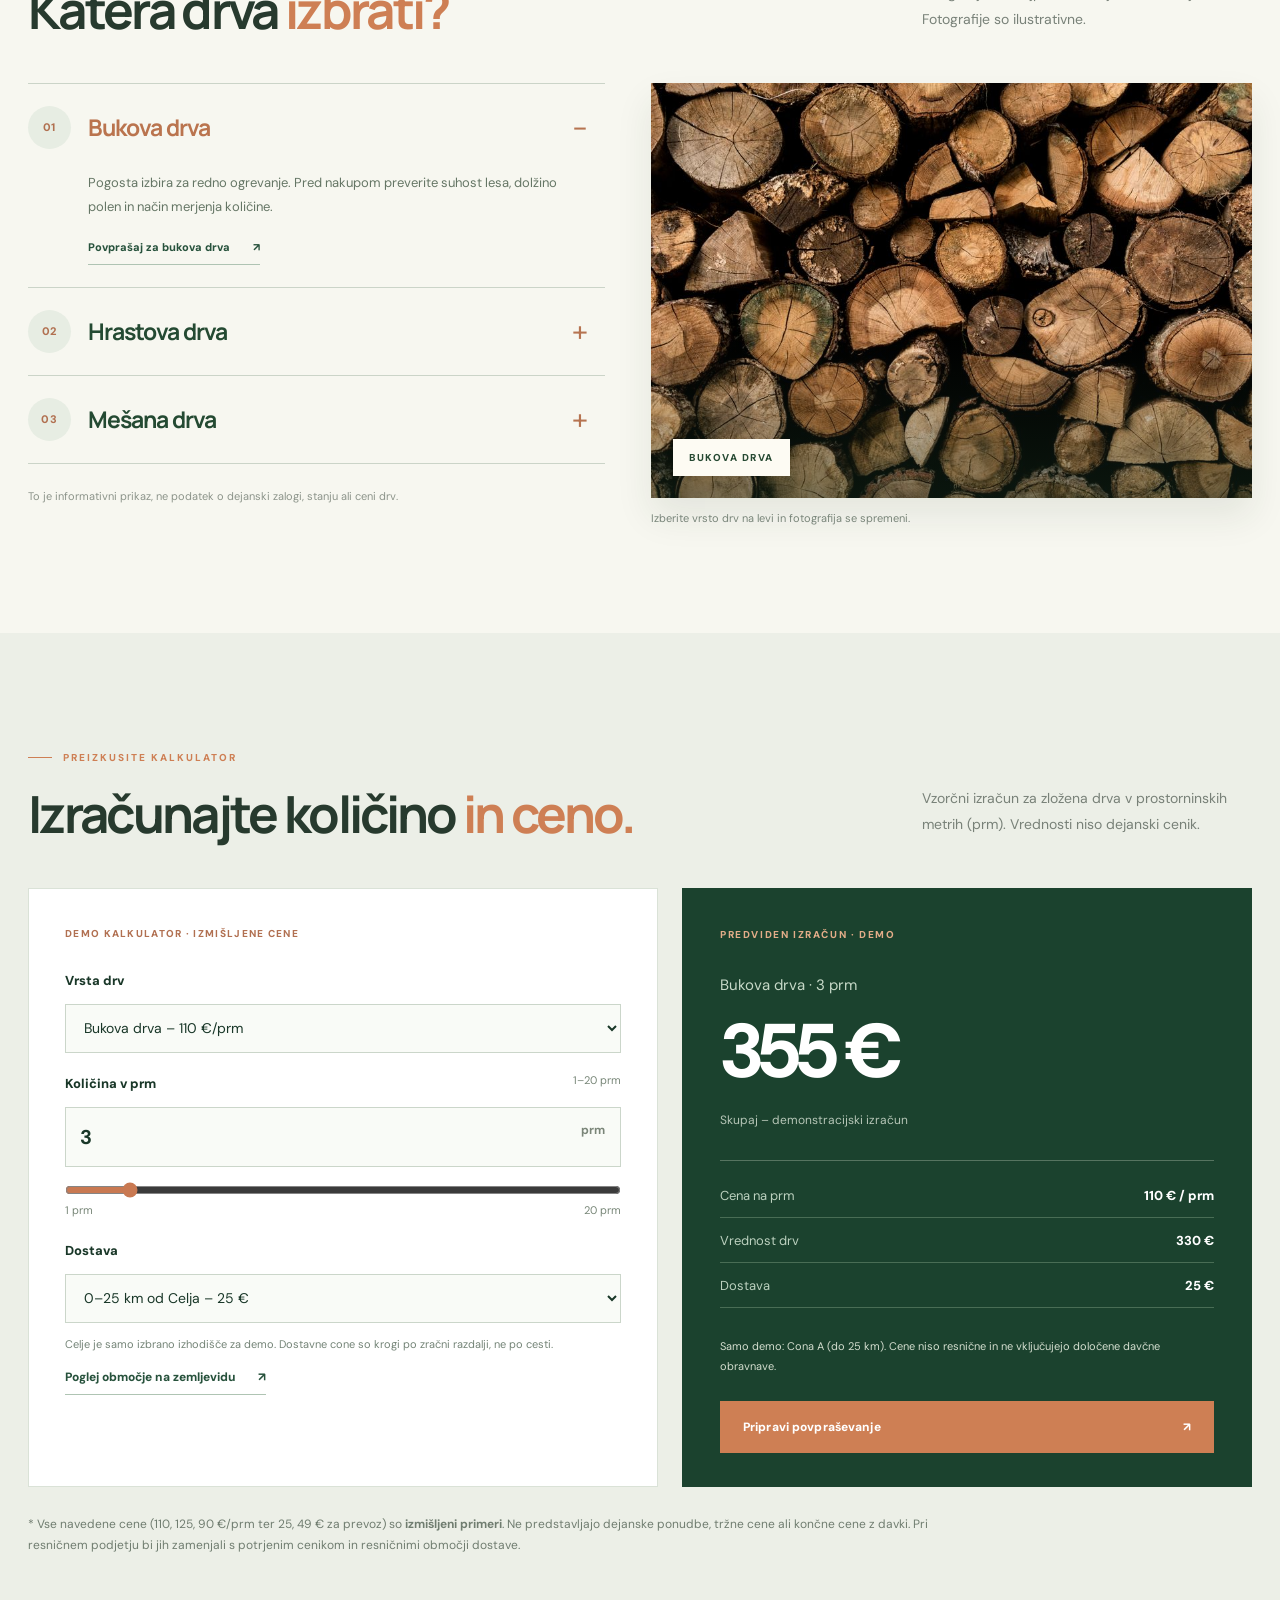
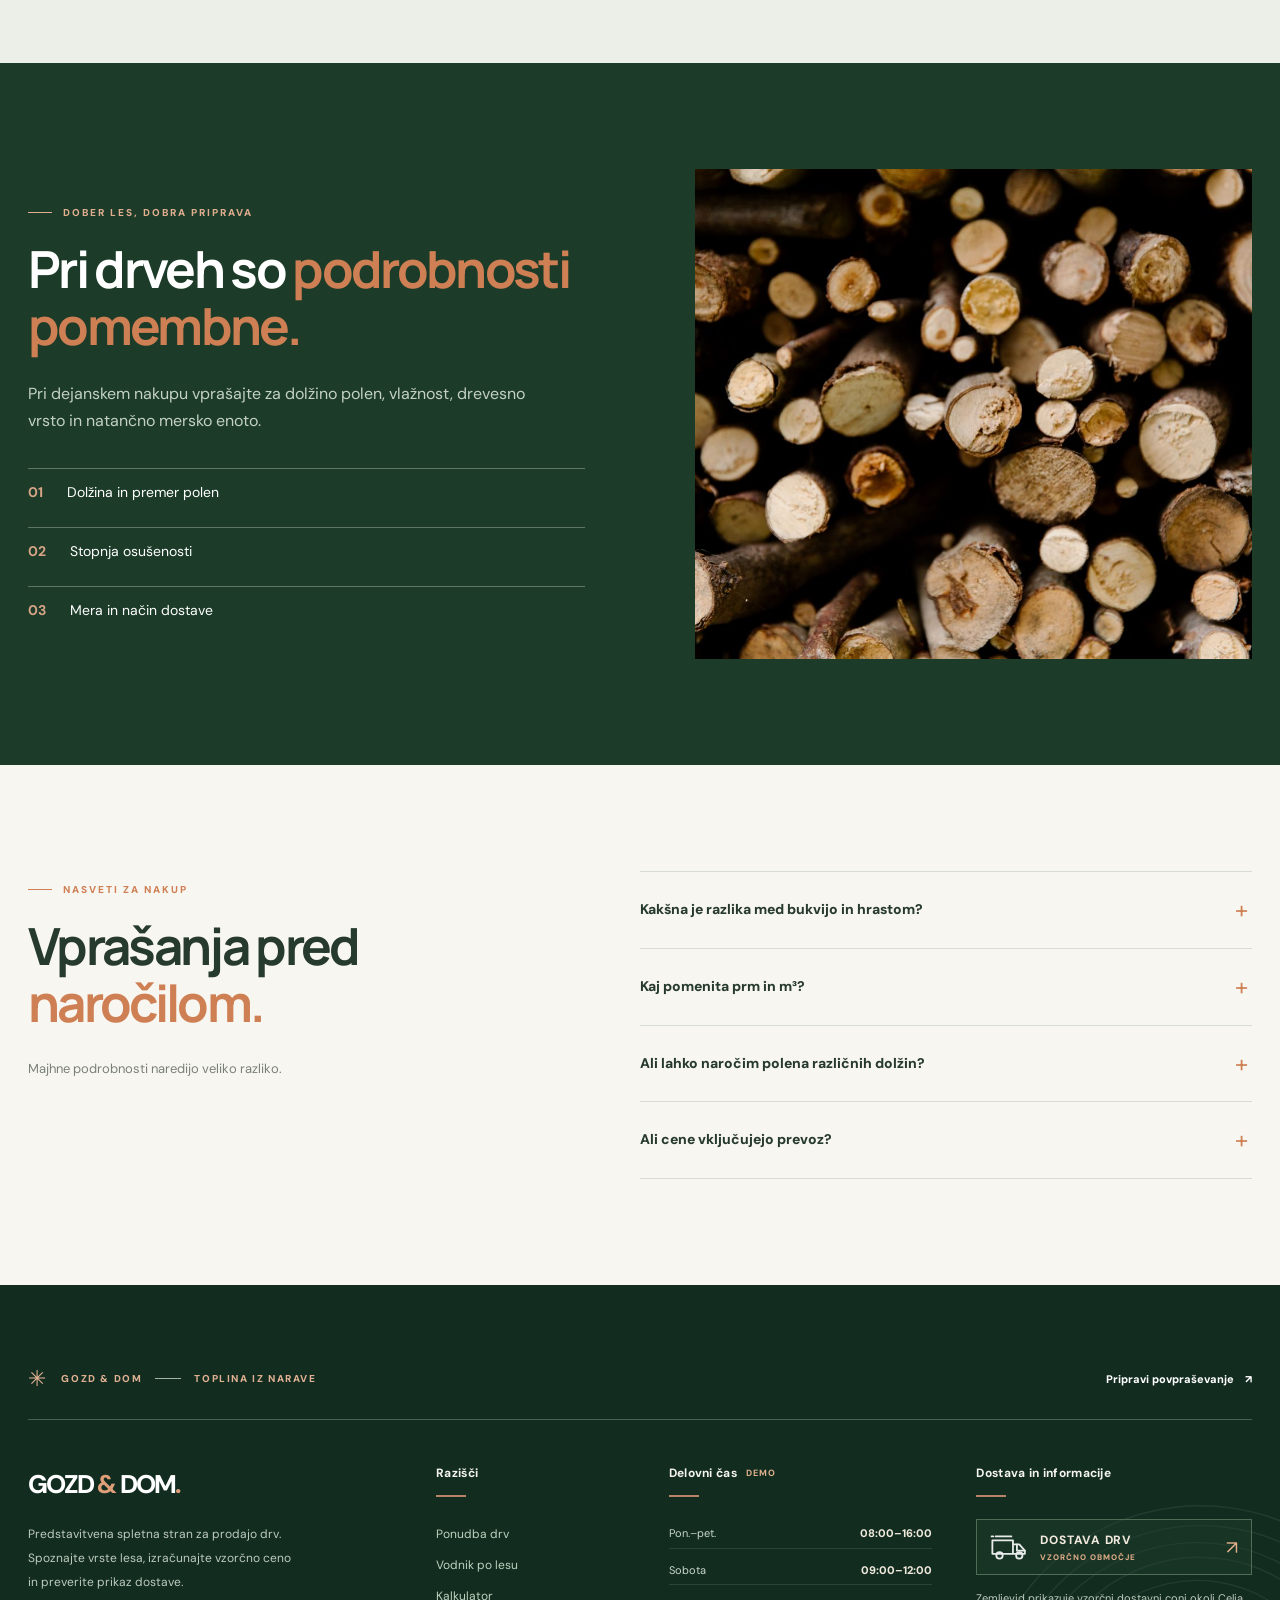
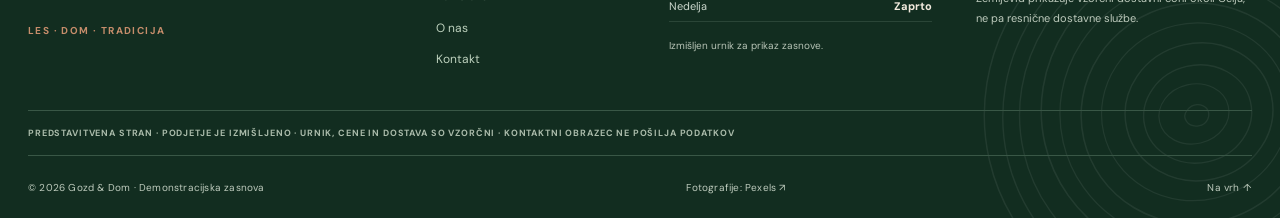
<file: ponudba.html>
<!doctype html><html lang="sl"><head><meta charset="utf-8"><meta name="viewport" content="width=device-width,initial-scale=1"><meta name="robots" content="noindex,nofollow"><meta name="description" content="Predstavitev bukovih, hrastovih in mešanih drv – demo."><meta name="theme-color" content="#173d2b"><title>Ponudba drv | Gozd & Dom – DEMO</title><link rel="preconnect" href="https://images.pexels.com"><link rel="preconnect" href="https://fonts.googleapis.com"><link rel="preconnect" href="https://fonts.gstatic.com" crossorigin><link href="https://fonts.googleapis.com/css2?family=DM+Sans:wght@400;500;600;700;800&family=Manrope:wght@400;500;600;700;800&display=swap" rel="stylesheet"><link rel="stylesheet" href="styles.css"><script src="script.js" defer></script><script src="calculator.js" defer></script></head><body><a class="skip" href="#main">Preskoči na vsebino</a><div class="demo-ribbon"><span class="demo-dot"></span> PREDSTAVITVENA SPLETNA STRAN · PODJETJE JE IZMIŠLJENO</div><header class="site-header" id="top"><div class="container nav-wrap"><a class="brand" href="index.html" aria-label="Gozd in Dom, domov"><span class="brand-mark">G<span class="brand-amp">&</span>D<span class="brand-star">✳</span></span><span class="brand-name">GOZD <span>&</span> DOM<small>TOPLINA IZ NARAVE</small></span></a><nav class="nav" id="main-nav" aria-label="Glavna navigacija"><a href="index.html" >Domov</a><a href="ponudba.html" aria-current="page">Ponudba</a><a href="o-nas.html" >O nas</a><a href="dostava.html" >Dostava in lokacija</a><a href="kontakt.html" >Kontakt</a></nav><a class="header-cta" href="kontakt.html">Pošlji povpraševanje <span aria-hidden="true">↗</span></a><button class="menu-toggle" type="button" aria-controls="main-nav" aria-expanded="false" aria-label="Odpri meni"><span></span><span></span><span></span></button></div></header><main id="main"><section class="subhero offer-head"><div class="container narrow reveal"><span class="eyebrow"><span class="eyebrow-line"></span>PONUDBA DRV</span><h1>Izberite svojo <em>toploto.</em></h1><p>Trije primeri ponudbe. Fotografije prikazujejo drva, ne dokazujejo pa točne vrste lesa ali konkretne zaloge.</p></div></section>
<section class="section products-page"><div class="container"><div class="product-grid"><article class="product-card reveal"><div class="product-img"><img class="" src="images/bukova-drva.jpg" alt="Prava fotografija zloženih polen za kurjavo" loading="lazy"  decoding="async"><span class="image-tag">BUKEV</span></div><div class="product-body"><div class="product-number">01 / 03</div><h3>Bukova drva</h3><p>Priljubljena izbira za enakomerno toploto in vsakodnevno ogrevanje.</p><div class="chips" aria-label="Lastnosti drv"><span class="chip-wood">Trd les</span><span class="chip-heat">Enakomerna toplota</span></div><a class="text-link" href="kontakt.html?vrsta=Bukova%20drva">Povprašaj za ponudbo <span aria-hidden="true">↗</span></a></div></article><article class="product-card reveal"><div class="product-img"><img class="" src="images/hrastova-drva.jpg" alt="Fotografija naloženih drv s poudarkom na strukturi lesa" loading="lazy"  decoding="async"><span class="image-tag">HRAST</span></div><div class="product-body"><div class="product-number">02 / 03</div><h3>Hrastova drva</h3><p>Trši les, ki pri primerni pripravljenosti zagotavlja dolgo žerjavico.</p><div class="chips" aria-label="Lastnosti drv"><span class="chip-wood">Trd les</span><span class="chip-heat">Dolga žerjavica</span></div><a class="text-link" href="kontakt.html?vrsta=Hrastova%20drva">Povprašaj za ponudbo <span aria-hidden="true">↗</span></a></div></article><article class="product-card reveal"><div class="product-img"><img class="" src="images/mesana-drva.jpg" alt="Fotografija različnih zloženih drv" loading="lazy"  decoding="async"><span class="image-tag">MEŠANICA</span></div><div class="product-body"><div class="product-number">03 / 03</div><h3>Mešana drva</h3><p>Prilagodljiva kombinacija različnih vrst lesa za različne potrebe.</p><div class="chips" aria-label="Lastnosti drv"><span class="chip-wood">Prilagodljiva izbira</span><span class="chip-heat">Za vsak dan</span></div><a class="text-link" href="kontakt.html?vrsta=Me%C5%A1ana%20drva">Povprašaj za ponudbo <span aria-hidden="true">↗</span></a></div></article></div><div class="offer-note reveal"><strong>Pomembno:</strong> podjetje Gozd & Dom je izmišljeno. Navedene vrste lesa, fotografije in lastnosti so namenjene prikazu zasnove. Cena, vlažnost, mera in zaloga niso potrjene.</div></div></section>

<section class="section wood-guide-section" id="vodnik" aria-labelledby="guide-title">
  <div class="container">
    <div class="section-head reveal">
      <div><span class="eyebrow"><span class="eyebrow-line"></span>IZBERITE S PRAVIMI INFORMACIJAMI</span><h2 id="guide-title">Katera drva <em>izbrati?</em></h2></div>
      <p>Razprite posamezno vrsto lesa in si oglejte fotografijo ter najpomembnejše informacije. Fotografije so ilustrativne.</p>
    </div>
    <div class="wood-guide-layout">
      <div class="wood-guide-accordion reveal" aria-label="Interaktivni vodnik po vrstah drv">
        <details class="wood-guide-item" data-photo="images/bukova-drva.jpg" data-label="BUKOVA DRVA" data-alt="Primer zloženih polen na fotografiji" open>
          <summary><span class="guide-step">01</span><span>Bukova drva</span><span class="guide-plus" aria-hidden="true"></span></summary>
          <div class="guide-answer"><p>Pogosta izbira za redno ogrevanje. Pred nakupom preverite suhost lesa, dolžino polen in način merjenja količine.</p><a href="kontakt.html?vrsta=Bukova%20drva" class="text-link">Povprašaj za bukova drva <span aria-hidden="true">↗</span></a><img class="guide-mobile-photo" src="images/bukova-drva.jpg" alt="Ilustrativna fotografija polen" loading="lazy"></div>
        </details>
        <details class="wood-guide-item" data-photo="images/hrastova-drva.jpg" data-label="HRASTOVA DRVA" data-alt="Ilustrativna fotografija hrastovih drv za kurjavo">
          <summary><span class="guide-step">02</span><span>Hrastova drva</span><span class="guide-plus" aria-hidden="true"></span></summary>
          <div class="guide-answer"><p>Trd les, ki je znan po dolgotrajni žerjavici. Posebno pomembno je primerno sušenje, saj je za učinkovito kurjenje potrebna ustrezna vlažnost.</p><a href="kontakt.html?vrsta=Hrastova%20drva" class="text-link">Povprašaj za hrastova drva <span aria-hidden="true">↗</span></a><img class="guide-mobile-photo" src="images/hrastova-drva.jpg" alt="Ilustrativna fotografija polen" loading="lazy"></div>
        </details>
        <details class="wood-guide-item" data-photo="images/mesana-drva.jpg" data-label="MEŠANA DRVA" data-alt="Ilustrativna fotografija mešanih drv">
          <summary><span class="guide-step">03</span><span>Mešana drva</span><span class="guide-plus" aria-hidden="true"></span></summary>
          <div class="guide-answer"><p>Kombinacija različnih vrst lesa. Pred naročilom je dobro vprašati, katere vrste so v mešanici in v kakšnem razmerju.</p><a href="kontakt.html?vrsta=Me%C5%A1ana%20drva" class="text-link">Povprašaj za mešana drva <span aria-hidden="true">↗</span></a><img class="guide-mobile-photo" src="images/mesana-drva.jpg" alt="Ilustrativna fotografija zloženih polen" loading="lazy"></div>
        </details>
        <p class="guide-disclaimer">To je informativni prikaz, ne podatek o dejanski zalogi, stanju ali ceni drv.</p>
      </div>
      <figure class="wood-guide-visual reveal"><div class="wood-guide-photo-wrap"><img id="wood-guide-preview" src="images/bukova-drva.jpg" alt="Ilustrativna fotografija polen" loading="lazy" decoding="async"><span class="wood-guide-photo-badge" id="wood-guide-photo-label">BUKOVA DRVA</span></div><figcaption>Izberite vrsto drv na levi in fotografija se spremeni.</figcaption></figure>
    </div>
  </div>
</section>
<section class="section calculator-section" id="kalkulator">
 <div class="container">
  <div class="section-head reveal"><div><span class="eyebrow"><span class="eyebrow-line"></span>PREIZKUSITE KALKULATOR</span><h2>Izračunajte količino <em>in ceno.</em></h2></div><p>Vzorčni izračun za zložena drva v prostorninskih metrih (prm). Vrednosti niso dejanski cenik.</p></div>
  <div class="calculator-layout reveal">
   <form class="calculator-controls" id="wood-calculator">
    <div class="calc-flag">DEMO KALKULATOR · IZMIŠLJENE CENE</div>
    <label for="calc-wood">Vrsta drv</label>
    <select id="calc-wood" name="wood">
      <option value="bukev">Bukova drva – 110 €/prm</option>
      <option value="hrast">Hrastova drva – 125 €/prm</option>
      <option value="mesana">Mešana drva – 90 €/prm</option>
    </select>
    <div class="calc-quantity-heading"><label for="calc-amount">Količina v prm</label><span>1–20 prm</span></div>
    <div class="calc-quantity-field"><input type="number" id="calc-amount" name="amount" value="3" min="1" max="20" step="0.5" inputmode="decimal" required><span>prm</span></div>
    <input type="range" id="calc-slider" min="1" max="20" step="0.5" value="3" aria-label="Izberi količino drv v prostorninskih metrih">
    <div class="calc-range-label"><span>1 prm</span><span>20 prm</span></div>
    <label for="calc-delivery">Dostava</label>
    <select id="calc-delivery" name="delivery">
      <option value="pickup">Brez dostave – 0 €</option>
      <option value="zone1" selected>0–25 km od Celja – 25 €</option>
      <option value="zone2">25–50 km od Celja – 49 €</option>
      <option value="outside">Več kot 50 km – po dogovoru</option>
    </select>
    <p class="calc-helper">Celje je samo izbrano izhodišče za demo. Dostavne cone so krogi po zračni razdalji, ne po cesti.</p>
    <a href="dostava.html#obmocje" class="text-link">Poglej območje na zemljevidu <span aria-hidden="true">↗</span></a>
   </form>
   <div class="calculator-result" aria-live="polite" aria-atomic="true">
     <span class="label">PREDVIDEN IZRAČUN · DEMO</span>
     <div class="calc-result-top"><p id="calc-summary">Bukova drva · 3 prm</p><div id="calc-total" class="calc-total">355 €</div><span id="calc-total-label">Skupaj z vzorčno dostavo</span></div>
     <div class="calc-result-lines"><div><span>Cena na prm</span><strong id="calc-unit">110 €</strong></div><div><span>Vrednost drv</span><strong id="calc-wood-price">330 €</strong></div><div><span>Dostava</span><strong id="calc-shipping">25 €</strong></div></div>
     <div class="calc-note" id="calc-note">Znesek je demonstracija. Ne vključuje dejanske ponudbe ali določene davčne obravnave.</div>
     <a class="btn btn-primary calc-request" id="calc-request" href="kontakt.html?vrsta=Bukova%20drva">Pripravi povpraševanje <span aria-hidden="true">↗</span></a>
   </div>
  </div>
  <p class="calc-legal">* Vse navedene cene (110, 125, 90 €/prm ter 25, 49 € za prevoz) so <strong>izmišljeni primeri</strong>. Ne predstavljajo dejanske ponudbe, tržne cene ali končne cene z davki. Pri resničnem podjetju bi jih zamenjali s potrjenim cenikom in resničnimi območji dostave.</p>
 </div>
</section>
<section class="section dark-info"><div class="container split-grid"><div class="reveal"><span class="eyebrow"><span class="eyebrow-line"></span>DOBER LES, DOBRA PRIPRAVA</span><h2>Pri drveh so <em>podrobnosti pomembne.</em></h2><p>Pri dejanskem nakupu vprašajte za dolžino polen, vlažnost, drevesno vrsto in natančno mersko enoto.</p><div class="info-points"><div><strong>01</strong> Dolžina in premer polen</div><div><strong>02</strong> Stopnja osušenosti</div><div><strong>03</strong> Mera in način dostave</div></div></div><div class="reveal"><img class="info-photo" src="images/zlozena-polena.jpg" alt="Resnična fotografija prereza polen z letnicami" loading="lazy"  decoding="async"></div></div></section>
<section class="section faq-section" id="faq"><div class="container faq-layout"><div class="reveal"><span class="eyebrow"><span class="eyebrow-line"></span>NASVETI ZA NAKUP</span><h2>Vprašanja pred <em>naročilom.</em></h2><p>Majhne podrobnosti naredijo veliko razliko.</p></div><div class="faq-list reveal"><details><summary>Kakšna je razlika med bukvijo in hrastom?</summary><p>Obe vrsti sta trd les. Razlike pri ogrevanju so odvisne tudi od vlažnosti, velikosti polen in vrste kurilne naprave.</p></details><details><summary>Kaj pomenita prm in m³?</summary><p>Prostorninski meter zloženih drv (prm) ni enak kubičnemu metru polnega lesa. Vedno preverite uporabljeno mersko enoto.</p></details><details><summary>Ali lahko naročim polena različnih dolžin?</summary><p>To je odvisno od zaloge in načina priprave ponudnika. Pri realnem povpraševanju navedite svojo želeno dolžino.</p></details><details><summary>Ali cene vključujejo prevoz?</summary><p>Kalkulator vsebuje izmišljene vzorčne cene. Pri resničnem ponudniku mora biti posebej pojasnjeno, kaj je vključeno v ceno in koliko stane prevoz.</p></details></div></div></section></main><footer class="site-footer">
  <div class="container">
    <div class="footer-intro">
      <span class="footer-intro-symbol" aria-hidden="true">✳</span>
      <span>GOZD & DOM <i aria-hidden="true"></i> TOPLINA IZ NARAVE</span>
      <a href="kontakt.html">Pripravi povpraševanje <span aria-hidden="true">↗</span></a>
    </div>
    <div class="footer-grid footer-grid-modern">
      <div class="footer-about">
        <a href="index.html" class="footer-brand">GOZD <span>&</span> DOM<span class="footer-period">.</span></a>
        <p>Predstavitvena spletna stran za prodajo drv. Spoznajte vrste lesa, izračunajte vzorčno ceno in preverite prikaz dostave.</p>
        <span class="footer-brand-note">LES · DOM · TRADICIJA</span>
      </div>
      <div class="footer-links">
        <h3>Razišči</h3>
        <a href="ponudba.html">Ponudba drv</a>
        <a href="ponudba.html#vodnik">Vodnik po lesu</a>
        <a href="ponudba.html#kalkulator">Kalkulator</a>
        <a href="o-nas.html">O nas</a>
        <a href="kontakt.html">Kontakt</a>
      </div>
      <div class="footer-hours">
        <h3>Delovni čas <span class="footer-demo-flag">DEMO</span></h3>
        <dl class="hours-list">
          <div><dt>Pon.–pet.</dt><dd>08:00–16:00</dd></div>
          <div><dt>Sobota</dt><dd>09:00–12:00</dd></div>
          <div><dt>Nedelja</dt><dd>Zaprto</dd></div>
        </dl>
        <p class="footer-hours-note">Izmišljen urnik za prikaz zasnove.</p>
      </div>
      <div class="footer-service">
        <h3>Dostava in informacije</h3>
        <a class="footer-delivery-mark" href="dostava.html#obmocje" aria-label="Poglej, kje bi bila dostava mogoča – vzorčno območje"><span class="footer-delivery-icon" aria-hidden="true"></span><span>DOSTAVA DRV<small>VZORČNO OBMOČJE</small></span></a>
        <p>Zemljevid prikazuje vzorčni dostavni coni okoli Celja, ne pa resnične dostavne službe.</p>
        
      </div>
    </div>
    <div class="footer-disclaimer">PREDSTAVITVENA STRAN · PODJETJE JE IZMIŠLJENO · URNIK, CENE IN DOSTAVA SO VZORČNI · KONTAKTNI OBRAZEC NE POŠILJA PODATKOV</div>
    <div class="footer-bottom"><span>© 2026 Gozd & Dom · Demonstracijska zasnova</span><span>Fotografije: <a href="https://www.pexels.com/" target="_blank" rel="noopener noreferrer">Pexels ↗</a></span><a href="#top">Na vrh ↑</a></div>
  </div>
</footer></body></html>
</file>
<file: styles.css>
/* Gozd & Dom — multi-page demo, 2026 */
:root{--ink:#193728;--ink2:#27523c;--bg:#f8f6f0;--white:#fffefa;--sand:#eee9df;--orange:#ce7f54;--orange2:#e8a47d;--text:#273a2e;--muted:#788178;--line:#dfdfd5;--shadow:0 22px 55px rgba(24,48,34,.09)}
*{box-sizing:border-box}html{scroll-behavior:smooth;scroll-padding-top:100px}body{margin:0;background:var(--bg);font:400 16px/1.7 "DM Sans",system-ui,sans-serif;color:var(--text);-webkit-font-smoothing:antialiased}img{display:block;width:100%;max-width:100%}a{color:inherit;text-decoration:none}button,input,textarea,select{font:inherit}button{cursor:pointer}h1,h2,h3,h4,p{margin-top:0}h1,h2,h3{letter-spacing:-.052em}h1,h2{font-family:Manrope,system-ui,sans-serif;font-weight:700;line-height:1.12}h1 em,h2 em{font-style:normal;color:var(--orange)}.container{width:min(1250px,calc(100% - 56px));margin-inline:auto}.skip{position:absolute;left:12px;top:-50px;z-index:100;background:#fff;color:#163727;padding:10px}.skip:focus{top:12px}.demo-ribbon{display:flex;justify-content:center;align-items:center;gap:8px;background:#b7704c;color:white;text-align:center;padding:7px 15px;font-size:10px;letter-spacing:.13em;font-weight:800}.demo-dot,.dot{width:7px;height:7px;border-radius:50%;background:#ffdaa2;display:inline-block;flex:none}.site-header{position:sticky;top:0;z-index:40;background:rgba(248,246,240,.97);backdrop-filter:blur(20px);border-bottom:1px solid #e6e6dd}.nav-wrap{display:flex;align-items:center;gap:24px;min-height:86px}.brand{display:flex;align-items:center;gap:12px;flex-shrink:0}.brand-mark{font-weight:800;letter-spacing:-.12em;background:var(--ink);color:white;padding:9px 14px 10px 10px;border-radius:2px;font-size:20px;line-height:1}.brand-amp,.brand-name span{color:var(--orange)}.brand-star{color:#ffc5a6;font-size:10px;position:relative;top:-10px;left:4px}.brand-name{font-size:16px;font-weight:800;letter-spacing:-.06em;line-height:1.1;white-space:nowrap}.brand-name small{display:block;letter-spacing:.18em;font-weight:800;font-size:7px;color:#9a9c8d;margin-top:6px}.nav{margin-left:auto;display:flex;align-items:center;gap:24px}.nav a{font-size:12px;font-weight:700;white-space:nowrap;position:relative}.nav a:after{content:"";height:2px;background:var(--orange);position:absolute;bottom:-9px;left:0;width:0;transition:width .22s}.nav a:hover:after,.nav a[aria-current=page]:after{width:100%}.header-cta{white-space:nowrap;background:var(--ink);color:white;padding:12px 15px;font-size:11px;font-weight:800;transition:background .2s}.header-cta:hover{background:#326348}.header-cta span{margin-left:6px}.menu-toggle{display:none;background:transparent;border:0;padding:11px}.menu-toggle span{display:block;width:22px;height:2px;background:var(--ink);margin:4px 0;transition:transform .2s}.eyebrow{display:inline-flex;align-items:center;gap:11px;font-size:10px;letter-spacing:.2em;font-weight:800;color:var(--orange);margin-bottom:19px;text-transform:uppercase}.eyebrow-line{display:inline-block;width:24px;height:1px;background:currentColor}.btn{display:inline-flex;align-items:center;justify-content:space-between;gap:35px;border:1px solid transparent;padding:15px 22px;min-height:52px;text-transform:none;font-size:12px;font-weight:800;letter-spacing:.01em;transition:background .25s,color .25s,transform .25s,box-shadow .25s}.btn:hover{transform:translateY(-3px);box-shadow:0 12px 20px #00000017}.btn-primary{background:var(--orange);color:#fff}.btn-primary:hover{background:#b46941}.btn-outline{background:transparent;border-color:#aab3a8;color:var(--ink)}.btn-outline:hover{background:#dfe8e0}.btn-dark{background:var(--ink);color:white}.btn-dark:hover{background:var(--ink2)}.hero{background:var(--ink);color:white;overflow:hidden;position:relative}.hero-layout{display:grid;grid-template-columns:53% 47%;gap:0;min-height:650px;align-items:center}.hero-copy{padding:70px 70px 75px 0}.hero .eyebrow{color:#f2b08b}.hero h1{font-size:clamp(47px,5.6vw,89px);line-height:1.06;margin:9px 0 25px;letter-spacing:-.073em}.hero h1 em{color:#e4ae89}.hero p{max-width:475px;color:#c1d0c2;font-size:15px;line-height:1.95}.hero-actions{display:flex;flex-wrap:wrap;gap:12px;margin:31px 0 45px}.hero .btn-outline{border-color:#718b7b;color:white}.hero .btn-outline:hover{background:#284b38}.hero-detail{display:flex;align-items:center;gap:15px;font-size:10px;letter-spacing:.18em;color:#afc1b1}.hero-detail-rule{width:35px;height:1px;background:#aac1b1}.mini-star{font-size:19px;color:#d59775}.hero-visual{height:595px;position:relative;border-radius:2px;overflow:hidden}.hero-photo{width:100%;height:100%;object-fit:cover;filter:saturate(.84)}.hero-visual:after{content:"";position:absolute;inset:0;background:linear-gradient(0deg,#14291a7a,transparent 30%);pointer-events:none}.photo-label{position:absolute;left:25px;bottom:24px;display:flex;align-items:center;gap:10px;font-weight:800;font-size:10px;letter-spacing:.15em;z-index:1}.photo-corner{position:absolute;right:28px;top:26px;color:white;font-size:11px;letter-spacing:.1em;z-index:1}.scroll-hint{position:absolute;bottom:25px;left:calc(50% - 115px);font-size:9px;color:#91ad9a;letter-spacing:.17em;display:flex;gap:20px}.scroll-hint span{font-size:16px;color:var(--orange)}.section{padding:106px 0}.section-head{display:flex;align-items:end;justify-content:space-between;gap:36px;margin-bottom:45px}.section-head h2{margin-bottom:0}.section-head p{max-width:330px;color:var(--muted);font-size:14px;line-height:1.85;margin-bottom:5px}h2{font-size:clamp(35px,4vw,59px);margin-bottom:25px}.light-section{background:var(--bg)}.product-grid{display:grid;grid-template-columns:repeat(3,minmax(0,1fr));gap:21px}.product-card{background:#fff;border:1px solid var(--line);transition:transform .3s,box-shadow .3s}.product-card:hover{transform:translateY(-7px);box-shadow:var(--shadow)}.product-img{position:relative;height:265px;overflow:hidden;background:#d7d1c1}.product-img img{height:100%;object-fit:cover;transition:transform .6s ease}.product-card:hover img{transform:scale(1.06)}.image-tag{position:absolute;top:18px;left:18px;padding:7px 12px;background:var(--white);color:var(--ink);font-size:9px;letter-spacing:.16em;font-weight:800}.product-body{padding:25px 27px 29px}.product-number{font-size:10px;letter-spacing:.18em;color:#b47754;font-weight:800}.product-body h3{font-size:25px;margin:8px 0}.product-body p{color:var(--muted);font-size:13px;line-height:1.8;min-height:71px}.text-link{display:inline-flex;justify-content:space-between;gap:23px;color:var(--ink2);font-weight:800;font-size:12px;padding-bottom:7px;border-bottom:1px solid #afc4b3;transition:color .2s}.text-link:hover{color:var(--orange)}.chips{display:flex;gap:8px;flex-wrap:wrap;margin:8px 0 22px}.chips span{font-size:10px;padding:6px 10px;background:#f0f1ea;color:#5c6b60}.section-story{background:#eaece3}.split-grid{display:grid;grid-template-columns:1fr 1fr;gap:9%;align-items:center}.image-stack{position:relative;min-height:485px}.story-photo{width:100%;height:520px;object-fit:cover}.floating-caption{position:absolute;right:-22px;bottom:24px;background:#fff9e9;padding:17px 19px;font-size:10px;line-height:1.7;letter-spacing:.13em;color:#7d886a;box-shadow:var(--shadow)}.floating-caption strong{color:var(--ink);letter-spacing:.07em}.story-copy{padding:10px 0}.story-copy p{color:#66776b;line-height:1.95;margin-bottom:20px}.story-facts{display:grid;grid-template-columns:1fr;gap:0;margin:32px 0}.story-facts div{display:flex;align-items:center;gap:21px;padding:13px 0;border-bottom:1px solid #cad3c9;font-size:13px;font-weight:700}.story-facts strong{font-size:11px;color:#bd7954}.steps-section{background:#f7f5ef}.steps-grid{display:grid;grid-template-columns:repeat(3,minmax(0,1fr));gap:40px;margin-top:45px}.step{border-top:1px solid #cad0c8;padding:23px 0 0}.step-num{font:800 12px "DM Sans",sans-serif;letter-spacing:.14em;color:var(--orange)}.step h3{font-size:25px;margin:34px 0 10px}.step p{color:var(--muted);font-size:13px;max-width:270px}.warm-banner{position:relative;min-height:430px;color:white;display:flex;align-items:center;overflow:hidden}.warm-photo,.warm-overlay{position:absolute;inset:0}.warm-photo img{width:100%;height:100%;object-fit:cover}.warm-overlay{background:linear-gradient(90deg,#12291fef 8%,#142d219e 63%,#182c2133)}.warm-content{position:relative;padding:70px 0}.warm-content h2{font-size:clamp(42px,4.8vw,67px)}.warm-content p{color:#cfd7ca;max-width:460px}.warm-content .eyebrow{color:#e7b99f}.faq-layout{display:grid;grid-template-columns:38% 1fr;gap:12%}.faq-layout>div:first-child p{font-size:13px;line-height:1.9;color:var(--muted);margin-bottom:30px}.faq-list details{border-bottom:1px solid #d7ddd1;padding:16px 0}.faq-list details:first-child{border-top:1px solid #d7ddd1}.faq-list summary{position:relative;cursor:pointer;font-weight:800;font-size:14px;padding:10px 32px 10px 0;list-style:none}.faq-list summary::-webkit-details-marker{display:none}.faq-list summary:after{content:"+";position:absolute;right:4px;top:2px;font-size:24px;color:var(--orange);font-weight:400}.faq-list details[open] summary:after{content:"−"}.faq-list details p{font-size:13px;color:var(--muted);line-height:1.9;padding-right:30px}.site-footer{background:#142f21;color:#becbbd;padding:75px 0 22px}.footer-grid{display:grid;grid-template-columns:2fr 1fr 1.5fr;gap:9%;padding-bottom:65px}.footer-brand{display:block;color:white;font-size:27px;font-weight:800;letter-spacing:-.075em;margin-bottom:19px}.footer-brand span,.footer-period{color:#de9f78}.footer-grid p{font-size:12px;line-height:2;max-width:310px}.footer-grid h3{font-size:12px;letter-spacing:.08em;color:#fff;margin-bottom:16px}.footer-grid a:not(.footer-brand){display:block;color:#bed2be;font-size:12px;line-height:2.4}.footer-grid a:hover{color:white}.footer-bottom{border-top:1px solid #3c5947;padding-top:21px;display:flex;justify-content:space-between;gap:20px;flex-wrap:wrap;font-size:10px;letter-spacing:.02em}.subhero{background:var(--ink);color:white;padding:95px 0}.subhero h1{font-size:clamp(51px,6vw,82px);margin:0 0 22px}.subhero p{max-width:530px;color:#c4d1c4;line-height:1.9}.subhero-split{padding:0}.subhero-grid{display:grid;grid-template-columns:50% 50%;min-height:445px;align-items:center}.subhero-grid>div:first-child{padding:70px 65px 70px 0}.subhero-image{height:445px}.subhero-image img{height:100%;object-fit:cover}.subhero .eyebrow{color:#dea47d}.values-section{background:#e9eee7}.values-grid{display:grid;grid-template-columns:repeat(3,1fr);gap:22px;margin-top:38px}.value{background:white;padding:35px;min-height:240px}.value>span{font-size:12px;letter-spacing:.15em;color:var(--orange);font-weight:800}.value h3{font-size:27px;margin:35px 0 10px}.value p{font-size:13px;color:var(--muted)}.cta-panel-section{padding-top:75px;padding-bottom:75px}.cta-panel{background:var(--ink);color:white;padding:55px 65px;display:flex;align-items:center;justify-content:space-between;gap:25px}.cta-panel h2{margin:0}.offer-head{background:var(--ink);text-align:center}.narrow{max-width:850px}.offer-head p{margin-left:auto;margin-right:auto}.products-page .product-img{height:295px}.offer-note{margin-top:30px;padding:22px 25px;background:#ecefe6;border-left:3px solid var(--orange);font-size:13px;color:#5b6b60}.dark-info{background:#1c3c29;color:white}.dark-info .eyebrow{color:#e0ad8f}.dark-info p{color:#c4d1c2;max-width:510px}.info-photo{height:490px;object-fit:cover}.info-points{display:grid;gap:10px;margin-top:34px}.info-points div{border-top:1px solid #5e7765;padding:12px 0;font-size:14px}.info-points strong{margin-right:20px;color:#d7a586}.map-layout{display:grid;grid-template-columns:1.55fr 1fr;gap:25px}.map-frame{background:white;box-shadow:var(--shadow);min-height:455px}.map-frame iframe{width:100%;height:420px;border:0;display:block}.map-foot{font-size:11px;color:var(--muted);padding:12px 18px}.map-foot a{color:var(--ink);text-decoration:underline}.map-side{padding:34px;background:#e9eee7}.label{font-size:10px;letter-spacing:.16em;font-weight:800;color:var(--orange)}.map-side h3{font-size:31px;line-height:1.2;margin:18px 0}.map-side p,.map-side li{font-size:13px;color:#68776a;line-height:1.8}.map-side ul{padding-left:20px;margin:20px 0}.map-side li{padding:4px 0}.map-caution{border-top:1px solid #c9d5c9;padding-top:17px}.contact-section{background:#f6f4ed}.contact-grid{display:grid;grid-template-columns:42% 1fr;gap:8%;align-items:start}.contact-photo{height:235px;overflow:hidden;margin-bottom:41px}.contact-photo img{height:100%;object-fit:cover}.contact-intro p{color:var(--muted);font-size:14px;line-height:1.9}.contact-info{display:flex;flex-direction:column;gap:14px;margin:28px 0;font-size:12px;font-weight:700;color:var(--ink2)}.contact-form-wrap{background:white;padding:37px 42px 42px;border:1px solid var(--line);box-shadow:var(--shadow)}.form-heading h3{font-size:29px;margin:6px 0}.form-heading p{font-size:12px;color:var(--muted)}.quote-form{display:grid;gap:15px;margin-top:25px}.form-row{display:grid;grid-template-columns:1fr 1fr;gap:15px}.quote-form label{font-size:12px;font-weight:800;color:var(--ink);display:block}.quote-form input,.quote-form select,.quote-form textarea{display:block;width:100%;margin-top:7px;border:1px solid #d1dcd0;background:#fbfcf9;padding:13px 14px;border-radius:0;outline:none;color:#23392b;font-size:13px}.quote-form input:focus,.quote-form select:focus,.quote-form textarea:focus{border-color:#4e785d;box-shadow:0 0 0 2px #e1eee5}.quote-form textarea{resize:vertical;min-height:120px}.submit-btn{width:100%;margin-top:4px}.form-disclaimer{font-size:11px;color:#7c887d}.form-result{background:#edf2ea;padding:22px;border-left:3px solid var(--orange)}.form-result[hidden]{display:none}.form-result h4{margin-bottom:10px}.form-result pre{font:12px/1.8 "DM Sans",sans-serif;white-space:pre-wrap;overflow-wrap:anywhere}.form-result .btn{min-height:40px;padding:10px 13px}.form-result #copy-feedback{font-size:11px;margin-left:10px}.contact-bottom{background:#e7ece3}.text-center{text-align:center}.text-center .eyebrow{justify-content:center}.center-actions{justify-content:center;margin-bottom:0}
@media(prefers-reduced-motion:no-preference){.js .reveal{opacity:0;transform:translateY(22px);transition:opacity .72s ease,transform .72s ease}.js .reveal.visible{opacity:1;transform:translateY(0)}}@media(max-width:1080px){.nav{gap:12px}.nav a{font-size:11px}.header-cta{display:none}.hero-layout{min-height:570px}.hero-copy{padding-right:35px}.hero h1{font-size:61px}.hero-visual{height:530px}.section{padding:80px 0}}@media(max-width:760px){.container{width:min(100% - 34px,1250px)}.nav-wrap{min-height:73px;justify-content:space-between}.brand-mark{font-size:18px}.brand-name{font-size:14px}.menu-toggle{display:block;margin-left:auto}.nav{display:none;position:absolute;top:100%;left:0;right:0;background:var(--bg);box-shadow:0 15px 25px #0001;border-top:1px solid var(--line);padding:18px 20px 24px;flex-direction:column;align-items:stretch;gap:0}.nav.open{display:flex}.nav a{font-size:15px;padding:11px 6px}.nav a:after{bottom:5px}.hero-layout{grid-template-columns:1fr;min-height:0}.hero-copy{padding:58px 0 45px}.hero h1{font-size:clamp(43px,10.8vw,72px)}.hero p{font-size:14px}.hero-visual{height:400px;margin-bottom:38px}.scroll-hint{display:none}.hero-detail{font-size:9px}.section{padding:63px 0}.section-head{display:block;margin-bottom:30px}.section-head p{margin:18px 0 0}.product-grid,.split-grid,.steps-grid,.values-grid,.map-layout,.contact-grid{grid-template-columns:1fr}.product-grid{gap:18px}.product-img{height:275px}.product-body p{min-height:0}.story-photo{height:370px}.image-stack{min-height:350px}.floating-caption{right:0}.story-copy{margin-top:20px}.steps-grid{gap:23px}.step h3{margin:20px 0 9px}.warm-banner{min-height:410px}.warm-overlay{background:linear-gradient(90deg,#12291fe8,#142d218a)}.faq-layout{grid-template-columns:1fr;gap:30px}.footer-grid{grid-template-columns:1fr 1fr;gap:25px}.footer-grid>div:first-child{grid-column:span 2}.subhero-grid{grid-template-columns:1fr}.subhero-grid>div:first-child{padding:60px 0 40px}.subhero-image{height:290px}.subhero h1{font-size:clamp(43px,10vw,69px)}.offer-head{padding:70px 0}.values-grid{gap:14px}.value{min-height:0}.cta-panel{padding:35px;flex-direction:column;align-items:start}.dark-info .info-photo{height:330px}.map-frame iframe{height:345px}.map-frame{min-height:0}.contact-grid{gap:30px}.contact-photo{height:220px}.contact-form-wrap{padding:25px 20px}.form-row{grid-template-columns:1fr}.footer-bottom{flex-direction:column;gap:7px}}@media(max-width:420px){.demo-ribbon{font-size:8px}.hero-visual{height:320px}.hero-actions{flex-direction:column;align-items:stretch}.hero-actions .btn{width:100%}.brand-name small{font-size:6px}.warm-content h2{font-size:39px}h2{font-size:36px}}


/* -----------------------------------------------
   Editorial layout refresh / mixed alignments
   ----------------------------------------------- */
.section-selection{position:relative;overflow:hidden;padding-top:108px;padding-bottom:102px}
.section-selection::before{content:"";position:absolute;top:85px;right:0;width:13%;height:1px;background:#d9dfd3;opacity:.8;pointer-events:none}
.selection-accent{position:absolute;right:-18px;top:45%;font-size:10px;letter-spacing:.24em;font-weight:800;color:#c3c9bc;writing-mode:vertical-rl;pointer-events:none}
.container.selection-wide{max-width:1460px;width:calc(100% - 76px)}
.selection-heading{padding-left:235px;position:relative;align-items:end;margin-bottom:52px}
.selection-heading::before{content:"✳";position:absolute;left:10px;bottom:13px;color:#d7b49d;font-size:71px;font-weight:400;line-height:1}
.selection-heading h2{font-size:clamp(34px,3.7vw,59px)}
.selection-heading p{max-width:315px}
.selection-layout{display:grid;grid-template-columns:205px minmax(0,1fr);gap:30px}
.selection-aside{display:flex;flex-direction:column;align-items:stretch;gap:18px;min-width:0}
.rail-marker{min-height:76px;display:flex;gap:16px;align-items:center;color:#89988b;font-size:9px;letter-spacing:.13em;font-weight:800;line-height:1.7}
.rail-marker i{flex:1;height:1px;background:#bfcbc1}
.advice-card{position:relative;margin-top:11px;background:#e8ede4;padding:30px 23px 32px;min-height:300px;display:flex;flex-direction:column;align-items:start;box-shadow:inset 3px 0 0 #d6ab8d}
.advice-kicker{color:#bc7956;font-size:9px;letter-spacing:.13em;font-weight:800}
.advice-symbol{font-size:36px;color:#bb865f;line-height:1.3;margin-top:10px}
.advice-card h3{font-family:Manrope,system-ui,sans-serif;font-size:23px;line-height:1.22;margin:13px 0;letter-spacing:-.06em}
.advice-card p{font-size:11px;line-height:1.8;color:#748078}
.advice-card .text-link{margin-top:auto;font-size:11px}
.rail-bottom{color:#adaba0;font-size:9px;letter-spacing:.12em;writing-mode:vertical-rl;transform:rotate(180deg);align-self:flex-start;padding-top:18px}
.selection-products{min-width:0}
.selection-products .product-grid{gap:19px;align-items:start}
.selection-products .product-card:nth-child(2){margin-top:34px}
.selection-products .product-card:nth-child(3){margin-top:69px}
.selection-products .product-img{height:260px}
.selection-products .product-body{padding:24px 24px 28px}
.selection-products .product-body h3{font-size:24px}
.selection-products .product-body p{font-size:12px}
.selection-footnote{margin:43px 0 0;padding:18px 0;border-top:1px solid #d6ddd4;border-bottom:1px solid #d6ddd4;display:flex;gap:13px;align-items:center;color:#849086;font-size:11px;line-height:1.65}
.footnote-icon{display:inline-flex;flex:none;border:1px solid #b7bfb4;color:#859384;border-radius:50%;width:18px;height:18px;align-items:center;justify-content:center;font:700 11px Georgia,serif}
.selection-footnote a{margin-left:auto;white-space:nowrap;font-weight:800;color:var(--ink2);padding-left:20px}
.selection-footnote a:hover{color:var(--orange)}
.editorial-interlude{padding:77px 0 100px;background:linear-gradient(180deg,#e5e9e0,#eff1e9);overflow:hidden}
.container.editorial-wide{max-width:1400px;width:calc(100% - 80px)}
.editorial-grid{display:grid;grid-template-columns:31% 39% minmax(0,1fr);gap:0;align-items:center}
.example-review{background:#fffaf2;box-shadow:0 18px 46px #18372611;min-height:302px;padding:34px 35px 25px;position:relative;z-index:2;margin-right:-28px}
.review-type{display:block;font-size:10px;letter-spacing:.15em;font-weight:800;color:#b67758}
.review-stars{display:block;color:#d39669;font-size:21px;letter-spacing:.19em;margin:16px 0 7px}
.example-review blockquote{font:600 clamp(17px,1.6vw,24px)/1.38 Manrope,system-ui,sans-serif;margin:10px 0 24px;color:#213b2b;letter-spacing:-.045em}
.review-disclaimer{border-top:1px solid #e1dfd6;padding-top:15px;color:#9d8e80;font-size:9px;letter-spacing:.09em;font-weight:800}
.editorial-image{position:relative;height:395px;z-index:1;margin-top:36px;overflow:hidden;box-shadow:0 20px 45px #213b2a19}
.editorial-image img{height:100%;width:100%;object-fit:cover;filter:saturate(.8)}
.editorial-image-label{position:absolute;bottom:0;left:0;background:#173e2b;color:#f9faf4;padding:14px 20px;font-size:9px;letter-spacing:.15em;font-weight:800}
.editorial-aside{padding:22px 25px 26px 38px;align-self:start;margin-top:20px}
.editorial-index{font-size:9px;letter-spacing:.15em;color:#a47e6b;font-weight:800;display:block;margin-bottom:35px}
.editorial-aside h3{font-family:Manrope,system-ui,sans-serif;font-size:clamp(24px,2.3vw,34px);line-height:1.2;letter-spacing:-.063em;margin:0 0 20px}
.editorial-aside p{font-size:12px;line-height:1.9;color:#738077;margin-bottom:25px}
.editorial-aside .text-link{font-size:11px}
.section-story .split-grid{grid-template-columns:54% minmax(0,1fr);gap:8%}
.section-story .image-stack::before{content:"";position:absolute;width:72%;height:72%;left:-20px;bottom:-20px;border:1px solid #b7c7b7;z-index:0;pointer-events:none}
.section-story .image-stack .story-photo{position:relative;z-index:1}
.section-story .floating-caption{z-index:2}
.steps-section .steps-grid .step:nth-child(2){margin-top:30px}
.steps-section .steps-grid .step:nth-child(3){margin-top:60px}
@media(max-width:1230px){
 .container.selection-wide{width:calc(100% - 46px)}
 .selection-heading{padding-left:190px}
 .selection-layout{grid-template-columns:166px minmax(0,1fr);gap:20px}
 .advice-card{padding:24px 18px}
 .advice-card h3{font-size:20px}
 .selection-products .product-img{height:215px}
 .selection-products .product-body{padding:19px 18px 23px}
 .container.editorial-wide{width:calc(100% - 48px)}
 .example-review{padding:28px 26px}
 .editorial-aside{padding-left:28px}
}
@media(max-width:980px){
 .selection-heading{padding-left:0}
 .selection-heading::before{display:none}
 .selection-layout{grid-template-columns:1fr}
 .selection-aside{order:2;display:block}
 .rail-marker,.rail-bottom{display:none}
 .advice-card{margin:5px 0 0;min-height:0;display:grid;grid-template-columns:auto 1fr;column-gap:22px;padding:21px 24px}
 .advice-kicker{grid-column:1/-1}
 .advice-symbol{grid-row:2/4;align-self:center}
 .advice-card h3{margin:8px 0}
 .advice-card p{margin-bottom:10px}
 .advice-card .text-link{grid-column:2}
 .selection-products{order:1}
 .editorial-grid{grid-template-columns:1fr 1fr}
 .example-review{margin-right:-10px}
 .editorial-image{margin-top:22px}
 .editorial-aside{grid-column:1/-1;margin:15px 0 0;padding:20px 0}
 .editorial-index{margin-bottom:12px}
 .editorial-aside h3{max-width:590px}
 .section-story .split-grid{grid-template-columns:1fr 1fr;gap:6%}
}
@media(max-width:760px){
 .section-selection{padding:66px 0}
 .container.selection-wide,.container.editorial-wide{width:calc(100% - 34px)}
 .selection-heading{margin-bottom:30px}
 .selection-heading p{max-width:520px}
 .selection-accent{display:none}
 .selection-products .product-card:nth-child(2),.selection-products .product-card:nth-child(3){margin-top:0}
 .selection-products .product-img{height:270px}
 .selection-products .product-body{padding:24px}
 .selection-products .product-body h3{font-size:26px}
 .selection-footnote{align-items:start;flex-wrap:wrap;margin-top:29px}
 .selection-footnote a{width:100%;margin-left:0;padding-left:31px}
 .advice-card{display:block;padding:28px}
 .advice-symbol{display:block}
 .advice-card .text-link{margin-top:15px}
 .editorial-interlude{padding:55px 0}
 .editorial-grid{display:grid;grid-template-columns:1fr;gap:0}
 .example-review{margin-right:0;margin-bottom:-22px;margin-left:0;max-width:85%;z-index:2;min-height:0;padding:26px}
 .editorial-image{margin-top:0;margin-left:11%;height:290px}
 .editorial-aside{padding:28px 0 0;margin:0;grid-column:auto}
 .editorial-aside h3{font-size:30px}
 .section-story .split-grid{grid-template-columns:1fr}
 .section-story .image-stack::before{left:-9px;bottom:0}
 .steps-section .steps-grid .step:nth-child(2),.steps-section .steps-grid .step:nth-child(3){margin-top:0}
}
@media(prefers-reduced-motion:reduce){
 .product-card,.product-img img,.btn{transition:none!important}
}

/* --- Restored three-column cards, calculator and delivery zones --- */
.calculator-teaser{background:#e5eae2;padding:38px 0}
.calculator-teaser-inner{display:flex;align-items:center;justify-content:space-between;gap:40px}
.calculator-teaser .eyebrow{margin-bottom:12px}
.calculator-teaser h2{font-size:clamp(28px,3vw,43px);margin-bottom:10px}
.calculator-teaser p{font-size:13px;color:#66776b;max-width:650px;margin:0}
.calculator-teaser .btn{flex:none}
.calculator-section{background:#ecefe7}
.calculator-layout{display:grid;grid-template-columns:1.05fr .95fr;gap:24px;align-items:stretch}
.calculator-controls{background:#fff;padding:36px;display:flex;flex-direction:column;gap:12px;border:1px solid #dae2d7}
.calc-flag{font-size:10px;letter-spacing:.13em;font-weight:800;color:#b17051;margin-bottom:8px}
.calculator-controls label{font-size:13px;font-weight:800;color:var(--ink);margin-top:8px}
.calculator-controls select,.calc-quantity-field input{width:100%;border:1px solid #cbd6ca;background:#f9fbf7;min-height:49px;padding:12px 14px;outline:none;color:var(--ink);font-size:14px;border-radius:0}
.calculator-controls select:focus,.calc-quantity-field input:focus{box-shadow:0 0 0 3px #d4e8da;border-color:#4e795e}
.calc-quantity-heading{display:flex;justify-content:space-between;gap:10px;align-items:center}
.calc-quantity-heading span,.calc-range-label{font-size:11px;color:#778677}
.calc-quantity-field{position:relative}
.calc-quantity-field input{padding-right:56px;font-weight:700;font-size:20px}
.calc-quantity-field>span{position:absolute;right:16px;top:13px;color:#7a8578;font-size:12px;font-weight:700}
.calculator-controls #calc-slider{width:100%;accent-color:#c97952;margin:3px 0 0;cursor:pointer}
.calc-range-label{display:flex;justify-content:space-between;margin-top:-9px}
.calculator-controls .calc-helper{font-size:11px;color:#748477;line-height:1.8;margin:0}
.calculator-controls .text-link{align-self:flex-start;font-size:12px}
.calculator-result{background:#1b422e;color:white;padding:38px 38px 34px;display:flex;flex-direction:column;justify-content:flex-start;min-width:0}
.calculator-result .label{color:#e3ad89}
.calc-result-top{margin-top:30px;padding-bottom:27px;border-bottom:1px solid #567460}
.calc-result-top p{font-size:15px;color:#c7d9c8;margin-bottom:4px}
.calc-total{font-size:clamp(52px,6vw,76px);font-weight:800;letter-spacing:-.065em;line-height:1.12;margin:11px 0}
#calc-total-label{font-size:12px;color:#b6c6b7}
.calc-result-lines{padding:24px 0;display:grid;gap:12px}
.calc-result-lines>div{display:flex;justify-content:space-between;gap:20px;border-bottom:1px solid #496d55;padding-bottom:10px;font-size:13px}
.calc-result-lines span{color:#bcd1bf}
.calc-result-lines strong{font-weight:800}
.calc-note{font-size:11px;line-height:1.8;color:#d4decf;margin:5px 0 24px}
.calc-request{align-self:stretch;margin-top:auto}
.calc-request[aria-disabled="true"]{pointer-events:none;opacity:.5}
.calc-legal{font-size:12px;color:#707d70;line-height:1.8;max-width:960px;margin:27px 0 0}
.delivery-zone-section{background:#f2f4ed}
.delivery-zone-grid{display:grid;grid-template-columns:minmax(0,1.5fr) minmax(300px,1fr);gap:24px}
.delivery-map-frame{background:white;min-width:0;border:1px solid #d9e2d6}
#delivery-map{height:530px;width:100%;background:#e4e9e2}
#delivery-map .map-loading{padding:30px;color:#627364}
.delivery-map-caption{padding:18px 21px 18px;font-size:11px;color:#708072;line-height:1.8;margin:0}
.delivery-zone-info{padding:32px 28px;background:#e3eae0}
.delivery-zone-info h3{font-size:31px;line-height:1.2;margin:15px 0 25px}
.zone-row{display:flex;align-items:center;gap:13px;padding:13px 0;border-bottom:1px solid #c8d4c7}
.zone-swatch{display:block;flex:none;width:18px;height:18px;border-radius:50%;border:2px solid #20553e;background:#69a779}
.zone-second{background:#f3c698;border-color:#c78b61}
.zone-outside{background:transparent;border:2px dashed #879486}
.zone-row strong{display:block;font-size:13px;color:#294834}
.zone-row small{display:block;color:#6e7d71;margin-top:4px;font-size:11px}
.zone-selection{margin:22px 0;background:#fffefa;padding:17px;border-left:3px solid #c47b56}
.zone-selection strong{font-size:15px}
.zone-selection p{font-size:12px;color:#657669;line-height:1.65;margin:8px 0 0}
.delivery-zone-info .btn{width:100%;justify-content:center}
.delivery-zone-info .map-caution{font-size:11px;line-height:1.75;margin-top:20px;color:#657369}
@media(max-width:950px){.calculator-layout{grid-template-columns:1fr}.delivery-zone-grid{grid-template-columns:1fr}.delivery-zone-info{padding:26px}.calculator-result{min-height:0}.calculator-teaser-inner{align-items:start}}
@media(max-width:760px){.calculator-teaser-inner{flex-direction:column;gap:20px}.calculator-teaser .btn{width:100%}.calculator-controls,.calculator-result{padding:26px 22px}.calculator-layout{gap:16px}#delivery-map{height:390px}.delivery-zone-section .section-head{margin-bottom:22px}}


/* October 2026 visual polish: nature details, aligned cards, subtle illustrations */
.hero-copy{position:relative;isolation:isolate}
.hero-copy::before{content:"";position:absolute;z-index:-1;left:-218px;top:5px;width:420px;height:420px;background:url("images/wood-rings.svg") center/contain no-repeat;filter:brightness(0) invert(1);opacity:.085;pointer-events:none}
.hero-visual::before{content:"";position:absolute;z-index:2;inset:15px;border:1px solid rgba(255,250,239,.4);pointer-events:none}
.hero-visual::after{z-index:1}
.hero-visual .photo-label{z-index:3}
.hero-visual .hero-photo{transition:transform .85s cubic-bezier(.22,1,.36,1)}
.hero-visual:hover .hero-photo{transform:scale(1.035)}
.hero-detail .mini-star{display:inline-block;transform:rotate(-18deg)}
.light-section,.section-story,.steps-section,.editorial-interlude{position:relative;isolation:isolate;overflow:hidden}
.light-section::before,.light-section::after,.section-story::after,.steps-section::after,.editorial-interlude::before{content:"";position:absolute;z-index:0;background-position:center;background-repeat:no-repeat;background-size:contain;pointer-events:none}
.light-section::before{background-image:url("images/wood-rings.svg");width:345px;height:345px;right:-140px;top:-115px;opacity:.13}
.light-section::after{background-image:url("images/leaf-ornament.svg");width:190px;height:255px;left:-93px;bottom:-48px;opacity:.12;transform:rotate(12deg)}
.section-story::after{background-image:url("images/leaf-ornament.svg");width:190px;height:255px;right:-60px;top:-60px;opacity:.11;transform:rotate(-17deg)}
.steps-section::after{background-image:url("images/wood-rings.svg");width:345px;height:345px;right:-165px;bottom:-190px;opacity:.1}
.editorial-interlude::before{background-image:url("images/leaf-ornament.svg");width:145px;height:205px;left:-55px;top:-76px;opacity:.1;transform:rotate(-12deg)}
.light-section>.container,.section-story>.container,.steps-section>.container,.editorial-interlude>.container{position:relative;z-index:1}
.light-section .section-head h2::after{content:"";display:block;width:61px;height:2px;margin-top:22px;background:linear-gradient(90deg,#c28262,#d9cdbd)}
.product-grid{align-items:stretch}
.product-grid .product-card{position:relative;display:flex;flex-direction:column;overflow:hidden}
.product-grid .product-card::before{content:"";position:absolute;z-index:5;top:0;left:0;right:0;height:3px;background:#be7955;transform:scaleX(0);transform-origin:left;transition:transform .35s ease;pointer-events:none}
.product-grid .product-card:hover::before,.product-grid .product-card:focus-within::before{transform:scaleX(1)}
.product-grid .product-card .product-img{flex-shrink:0}
.product-grid .product-img::after{content:"";position:absolute;inset:58% 0 0;background:linear-gradient(transparent,rgba(25,55,40,.19));pointer-events:none}
.product-grid .product-img .image-tag{z-index:1;box-shadow:0 3px 12px rgba(18,48,32,.08);letter-spacing:.13em}
.product-grid .product-card .product-body{display:flex;flex-direction:column;flex:1}
.product-grid .product-card .product-body p{flex:1;min-height:0;margin-bottom:17px}
.product-grid .product-card .chips{display:flex;flex-wrap:wrap;gap:7px;margin:0 0 23px}
.product-grid .product-card .chips span{display:inline-flex;align-items:center;gap:7px;background:#eff3ed;border:1px solid #e0e7dd;color:#46624b;font-size:10px;line-height:1.4;padding:7px 9px;font-weight:700}
.product-grid .product-card .chips span::before{content:"";display:inline-block;flex:none;width:13px;height:13px;background-position:center;background-size:contain;background-repeat:no-repeat}
.product-grid .product-card .chips .chip-wood::before{background-image:url("images/icon-leaf.svg")}
.product-grid .product-card .chips .chip-heat::before{background-image:url("images/icon-flame.svg")}
.product-grid .product-card .text-link{align-self:flex-start;margin-top:auto;gap:14px}
.product-grid .product-card .text-link span{display:inline-block;transition:transform .2s ease}
.product-grid .product-card .text-link:hover span{transform:translate(3px,-3px)}
@media(max-width:760px){
 .hero-copy::before{left:-120px;top:5px;width:280px;height:280px}
 .hero-visual::before{inset:11px}
 .light-section::before{width:215px;height:215px;right:-104px;top:-70px}
 .light-section::after,.section-story::after{width:135px;height:180px;opacity:.08}
 .steps-section::after{width:235px;height:235px;right:-115px;bottom:-100px}
 .product-grid .product-card .chips{margin-bottom:22px}
}
@media(prefers-reduced-motion:reduce){
 .hero-visual .hero-photo,.product-grid .product-card::before,.product-grid .product-card .text-link span{transition:none!important}
 .hero-visual:hover .hero-photo{transform:none}
}


/* 2026 demo extension: warm editorial benefit panel, wood guide, polished footer */
.product-section-tail{display:flex;justify-content:space-between;align-items:center;flex-wrap:wrap;gap:12px;margin-top:30px;padding:19px 0;border-top:1px solid #d7dfd5}
.product-section-tail>span{font-size:10px;font-weight:800;letter-spacing:.16em;color:#9e725a}
.product-section-tail>a{font-size:12px;font-weight:800;color:var(--ink2);border-bottom:1px solid #b5c6b8;padding-bottom:5px}
.product-section-tail>a:hover{color:var(--orange)}
.why-section{position:relative;isolation:isolate;overflow:hidden;min-height:540px;background:#264232;color:#fff}
.why-background,.why-background::after{position:absolute;inset:0}
.why-background img{width:100%;height:100%;object-fit:cover;object-position:center 44%;filter:saturate(.82)}
.why-background::after{content:"";background:linear-gradient(90deg,rgba(22,45,32,.46),rgba(22,45,32,.08) 48%,rgba(13,32,21,.62))}
.why-layout{position:relative;z-index:1;display:grid;grid-template-columns:minmax(0,790px) minmax(210px,1fr);gap:38px;align-items:end;padding:78px 0 85px}
.why-panel{background:#faf8f3;color:var(--ink);padding:38px 43px 44px;box-shadow:0 18px 55px #12281835;border-top:4px solid #be7d5b}
.why-panel-kicker{display:flex;align-items:center;justify-content:space-between;gap:12px}
.why-panel-kicker .eyebrow{margin-bottom:14px}
.why-counter{font-size:10px;font-weight:800;letter-spacing:.12em;color:#a98a7e}
.why-panel h2{font-size:clamp(29px,3vw,46px);margin-bottom:14px}
.why-lead{font-size:13px;line-height:1.8;color:#6c796c;max-width:620px;margin-bottom:27px}
.why-benefits{display:grid;grid-template-columns:repeat(3,minmax(0,1fr));gap:20px}
.why-benefit{min-width:0;border-top:1px solid #d5dcd1;padding-top:17px;display:flex;flex-direction:column;align-items:flex-start;gap:7px;transition:transform .2s ease}
.why-benefit:hover{transform:translateY(-3px)}
.why-icon{display:block;width:43px;height:43px;border-radius:50%;background-color:#e6ede2;background-size:21px 21px;background-position:center;background-repeat:no-repeat;margin-bottom:5px}
.why-icon-leaf{background-image:url("images/icon-leaf.svg")}
.why-icon-calc{background-image:url("images/icon-calc.svg")}
.why-icon-map{background-image:url("images/icon-map.svg")}
.why-benefit strong{font-size:13px;line-height:1.35;color:#274934}
.why-benefit small{font-size:11px;color:#748173;line-height:1.55}
.why-aside{padding:16px 2px 15px 10px;text-shadow:0 2px 14px #172a22c0}
.why-aside>span{font-size:10px;font-weight:800;letter-spacing:.18em;color:#f5c19f}
.why-aside>strong{display:block;font:700 clamp(27px,2.8vw,42px)/1.17 Manrope,sans-serif;letter-spacing:-.055em;margin:13px 0 14px}
.why-aside p{font-size:12px;color:#f0f0e9;line-height:1.8;max-width:260px}
.why-aside a{display:inline-flex;align-items:center;gap:16px;font-size:12px;font-weight:800;color:white;border-bottom:1px solid #efbf9f;padding-bottom:9px;margin-top:16px}
.why-aside a:hover{color:#ffd4b7}
.wood-guide-section{background:#f7f7f0;scroll-margin-top:105px}
.wood-guide-layout{display:grid;grid-template-columns:minmax(0,.98fr) minmax(0,1.02fr);gap:46px;align-items:start}
.wood-guide-accordion{border-top:1px solid #cbd4c8}
.wood-guide-item{border-bottom:1px solid #cbd4c8}
.wood-guide-item summary{display:flex;align-items:center;gap:17px;cursor:pointer;list-style:none;padding:22px 12px 22px 0;color:#244a32;font-size:23px;font-family:Manrope,sans-serif;font-weight:700;letter-spacing:-.045em}
.wood-guide-item summary::-webkit-details-marker{display:none}
.guide-step{display:inline-flex;flex:none;align-items:center;justify-content:center;background:#e7ede3;width:43px;height:43px;border-radius:50%;font:800 11px "DM Sans",sans-serif;letter-spacing:.06em;color:#b17050}
.guide-plus{display:inline-flex;flex:none;align-items:center;justify-content:center;width:28px;height:28px;margin-left:auto;color:#b67451;font:400 29px/1 "DM Sans",sans-serif}
.guide-plus::before{content:"+"}
.wood-guide-item[open] .guide-plus::before{content:"−"}
.wood-guide-item[open] summary{color:#ba744e}
.guide-answer{padding:0 42px 22px 60px}
.guide-answer p{font-size:13px;line-height:1.85;color:#657665}
.guide-answer .text-link{font-size:11px}
.guide-mobile-photo{display:none}
.guide-disclaimer{font-size:11px;line-height:1.8;color:#8c948a;margin:23px 0 0}
.wood-guide-visual{position:relative;margin:0;min-width:0}
.wood-guide-photo-wrap{position:relative;height:415px;background:#dae0d3;overflow:hidden;box-shadow:0 18px 35px #223c2517}
.wood-guide-photo-wrap img{height:100%;width:100%;object-fit:cover}
.wood-guide-photo-wrap::after{content:"";position:absolute;inset:60% 0 0;background:linear-gradient(transparent,#152b1b80);pointer-events:none}
.wood-guide-photo-badge{position:absolute;z-index:1;bottom:22px;left:22px;padding:10px 16px;background:#fdfbf3;color:#264932;font-size:10px;font-weight:800;letter-spacing:.15em}
.wood-guide-visual figcaption{font-size:11px;color:#7c887d;line-height:1.6;padding-top:12px}
.site-footer{position:relative;isolation:isolate;background:#122d20;overflow:hidden}
.site-footer::before{content:"";position:absolute;z-index:0;width:470px;height:470px;right:-145px;bottom:-130px;background:url("images/wood-rings.svg") center/contain no-repeat;filter:brightness(0) invert(1);opacity:.07;pointer-events:none}
.site-footer>.container{position:relative;z-index:1}
.footer-intro{display:flex;align-items:center;gap:15px;border-bottom:1px solid #496052;padding-bottom:21px;margin-bottom:43px;color:#e1b092}
.footer-intro-symbol{font-size:22px}
.footer-intro>span:nth-child(2){display:flex;align-items:center;gap:13px;font-size:10px;font-weight:800;letter-spacing:.16em}
.footer-intro i{display:block;width:26px;height:1px;background:#a5b3a3}
.footer-intro>a{margin-left:auto;color:#fff;font-size:11px;font-weight:800;white-space:nowrap}
.footer-intro>a span{margin-left:8px}
.footer-intro>a:hover{color:#eab794}
.footer-grid.footer-grid-modern{display:grid;grid-template-columns:minmax(0,1.45fr) minmax(0,.75fr) minmax(0,1.05fr) minmax(0,1.1fr);gap:clamp(18px,3.5vw,50px);padding-bottom:35px}
.footer-grid-modern>div{min-width:0}
.footer-grid-modern h3{display:block;font-size:12px;letter-spacing:.025em;color:#f5f4ed;margin-bottom:22px}
.footer-grid-modern h3::after{content:"";display:block;width:30px;height:2px;background:#b88465;margin-top:12px}
.footer-grid-modern .footer-brand{font-size:clamp(22px,2vw,29px);margin-bottom:16px}
.footer-about p{max-width:270px;margin:0 0 21px}
.footer-brand-note{font-size:10px;letter-spacing:.14em;font-weight:700;color:#c68d6b}
.footer-grid-modern .footer-links>a{line-height:2.6}
.footer-grid-modern .footer-links>a:hover,.footer-map-link:hover{color:#f5b995}
.hours-list{padding:0;margin:0;display:flex;flex-direction:column;gap:7px}
.hours-list>div{display:flex;align-items:baseline;justify-content:space-between;gap:10px;padding:5px 0;border-bottom:1px solid rgba(187,208,190,.14);font-size:11px}
.hours-list dt{color:#cbd7cc}
.hours-list dd{font-weight:800;color:#f0e9dc;margin:0;white-space:nowrap;font-variant-numeric:tabular-nums}
.footer-demo-flag{font-size:9px;vertical-align:middle;color:#e0b18c;letter-spacing:.1em;margin-left:6px}
.footer-grid-modern .footer-hours-note{font-size:10px;line-height:1.6;margin:16px 0 0;color:#b7c4b6}
.footer-delivery-mark{display:flex;align-items:center;gap:12px;border:1px solid #516b56;padding:12px 13px;margin:0 0 14px;background:#22433152}
.footer-delivery-icon{flex:none;width:38px;height:30px;background:url("images/icon-delivery.svg") center/contain no-repeat;filter:brightness(0) invert(1);opacity:.9}
.footer-delivery-mark>span:last-child{font-size:12px;font-weight:800;line-height:1.25;color:#f1e9dc;letter-spacing:.065em}
.footer-delivery-mark small{display:block;font-size:8px;letter-spacing:.12em;color:#dfab87;margin-top:4px}
.footer-service p{font-size:11px;line-height:1.8;margin-bottom:12px}
.footer-grid-modern a.footer-map-link{display:inline-flex;color:#e7b293;font-size:11px;line-height:1.6;font-weight:800;border-bottom:1px solid #9d7459;padding-bottom:7px}
.footer-map-link span{padding-left:9px}
.footer-disclaimer{border-top:1px solid #395746;border-bottom:1px solid #395746;padding:14px 0;font-size:9px;font-weight:700;line-height:1.8;letter-spacing:.095em;color:#aabbaa}
.site-footer .footer-bottom{border-top:0;padding-top:23px}
.site-footer .footer-bottom a:hover{color:#e2aa83}
@media(max-width:1120px){
 .why-layout{grid-template-columns:minmax(0,1.5fr) minmax(190px,.65fr);gap:20px}
 .why-panel{padding:31px}
 .why-benefits{gap:12px}
 .footer-grid.footer-grid-modern{grid-template-columns:repeat(2,minmax(0,1fr));gap:32px}
}
@media(max-width:760px){
 .why-layout{grid-template-columns:1fr;align-items:start;padding:45px 0;gap:25px}
 .why-panel{padding:28px 24px 30px}
 .why-panel h2{font-size:35px}
 .why-benefits{gap:13px}
 .why-aside{padding:12px 4px 2px}
 .why-aside>strong{font-size:32px}
 .why-aside p{max-width:480px}
 .wood-guide-layout{grid-template-columns:1fr;gap:20px}
 .wood-guide-visual{display:none}
 .wood-guide-item summary{font-size:21px;padding:19px 0}
 .guide-answer{padding:0 5px 22px 12px}
 .guide-mobile-photo{display:block;width:100%;height:220px;object-fit:cover;margin-top:20px}
 .footer-intro{gap:10px;flex-wrap:wrap;margin-bottom:34px}
 .footer-intro>a{width:100%;margin-left:0}
 .footer-grid.footer-grid-modern{grid-template-columns:repeat(2,minmax(0,1fr));gap:28px 20px}
 .footer-about,.footer-service{grid-column:1/-1}
 .footer-service{max-width:400px}
 .footer-disclaimer{font-size:8px}
}
@media(max-width:420px){
 .why-benefits{grid-template-columns:1fr;gap:8px}
 .why-benefit{display:grid;grid-template-columns:44px 1fr;column-gap:13px;align-items:center;gap:3px}
 .why-benefit .why-icon{grid-row:span 2;margin:0}
 .why-benefit strong{grid-column:2}
 .why-benefit small{grid-column:2}
 .footer-grid.footer-grid-modern{gap:25px 14px}
 .footer-grid-modern .footer-brand{font-size:25px}
 .wood-guide-item summary{font-size:19px}
 .wood-guide-photo-badge{font-size:9px}
}
@media(prefers-reduced-motion:reduce){.why-benefit{transition:none!important}}


/* Header readability and linked delivery card — Oct 2026 */
.nav-wrap{min-height:96px;gap:19px}
.brand{gap:14px}
.brand-mark{font-size:26px;padding:11px 17px 12px 12px}
.brand-star{font-size:12px;top:-12px}
.brand-name{font-size:19px}
.brand-name small{font-size:8.5px;letter-spacing:.15em;margin-top:7px}
.nav{gap:20px}
.nav a{font-size:14px}
.header-cta{font-size:12.5px;padding:14px 16px}
.footer-delivery-mark{color:inherit;cursor:pointer;transition:background .2s ease,border-color .2s ease,transform .2s ease}
.footer-delivery-mark::after{content:"↗";margin-left:auto;font-size:19px;line-height:1;color:#e4b08a;transition:transform .2s ease}
.footer-delivery-mark:hover,.footer-delivery-mark:focus-visible{background:#2e5640;border-color:#d09a70;transform:translateY(-2px)}
.footer-delivery-mark:hover::after,.footer-delivery-mark:focus-visible::after{transform:translate(2px,-2px)}
.footer-delivery-mark:focus-visible{outline:2px solid #f1bd96;outline-offset:4px}
@media(max-width:1080px){
 .nav-wrap{gap:15px}
 .nav{gap:13px}
 .nav a{font-size:12.5px}
 .brand-name{font-size:18px}
}
@media(max-width:760px){
 .nav-wrap{min-height:79px;gap:12px}
 .brand{gap:11px}
 .brand-mark{font-size:22px;padding:9px 14px 10px 10px}
 .brand-star{font-size:10px;top:-10px}
 .brand-name{font-size:17px}
 .brand-name small{font-size:7.5px;margin-top:6px}
 .nav a{font-size:16px}
}
@media(max-width:420px){
 .brand-name{font-size:16px}
 .brand-name small{font-size:7px}
 .brand-mark{font-size:21px}
}
@media(prefers-reduced-motion:reduce){
 .footer-delivery-mark,.footer-delivery-mark::after{transition:none!important}
}


/* Fix linked delivery truck icon layout: override generic footer anchor styles */
.footer-grid a.footer-delivery-mark{
  display:flex;
  align-items:center;
  gap:12px;
  line-height:1.3;
  color:#f1e9dc;
}
.footer-grid a.footer-delivery-mark .footer-delivery-icon{
  display:block;
  width:38px;
  height:30px;
  flex:0 0 38px;
}
.footer-grid a.footer-delivery-mark::after{
  display:block;
  flex:none;
  margin-left:auto;
  align-self:center;
}
</file>
